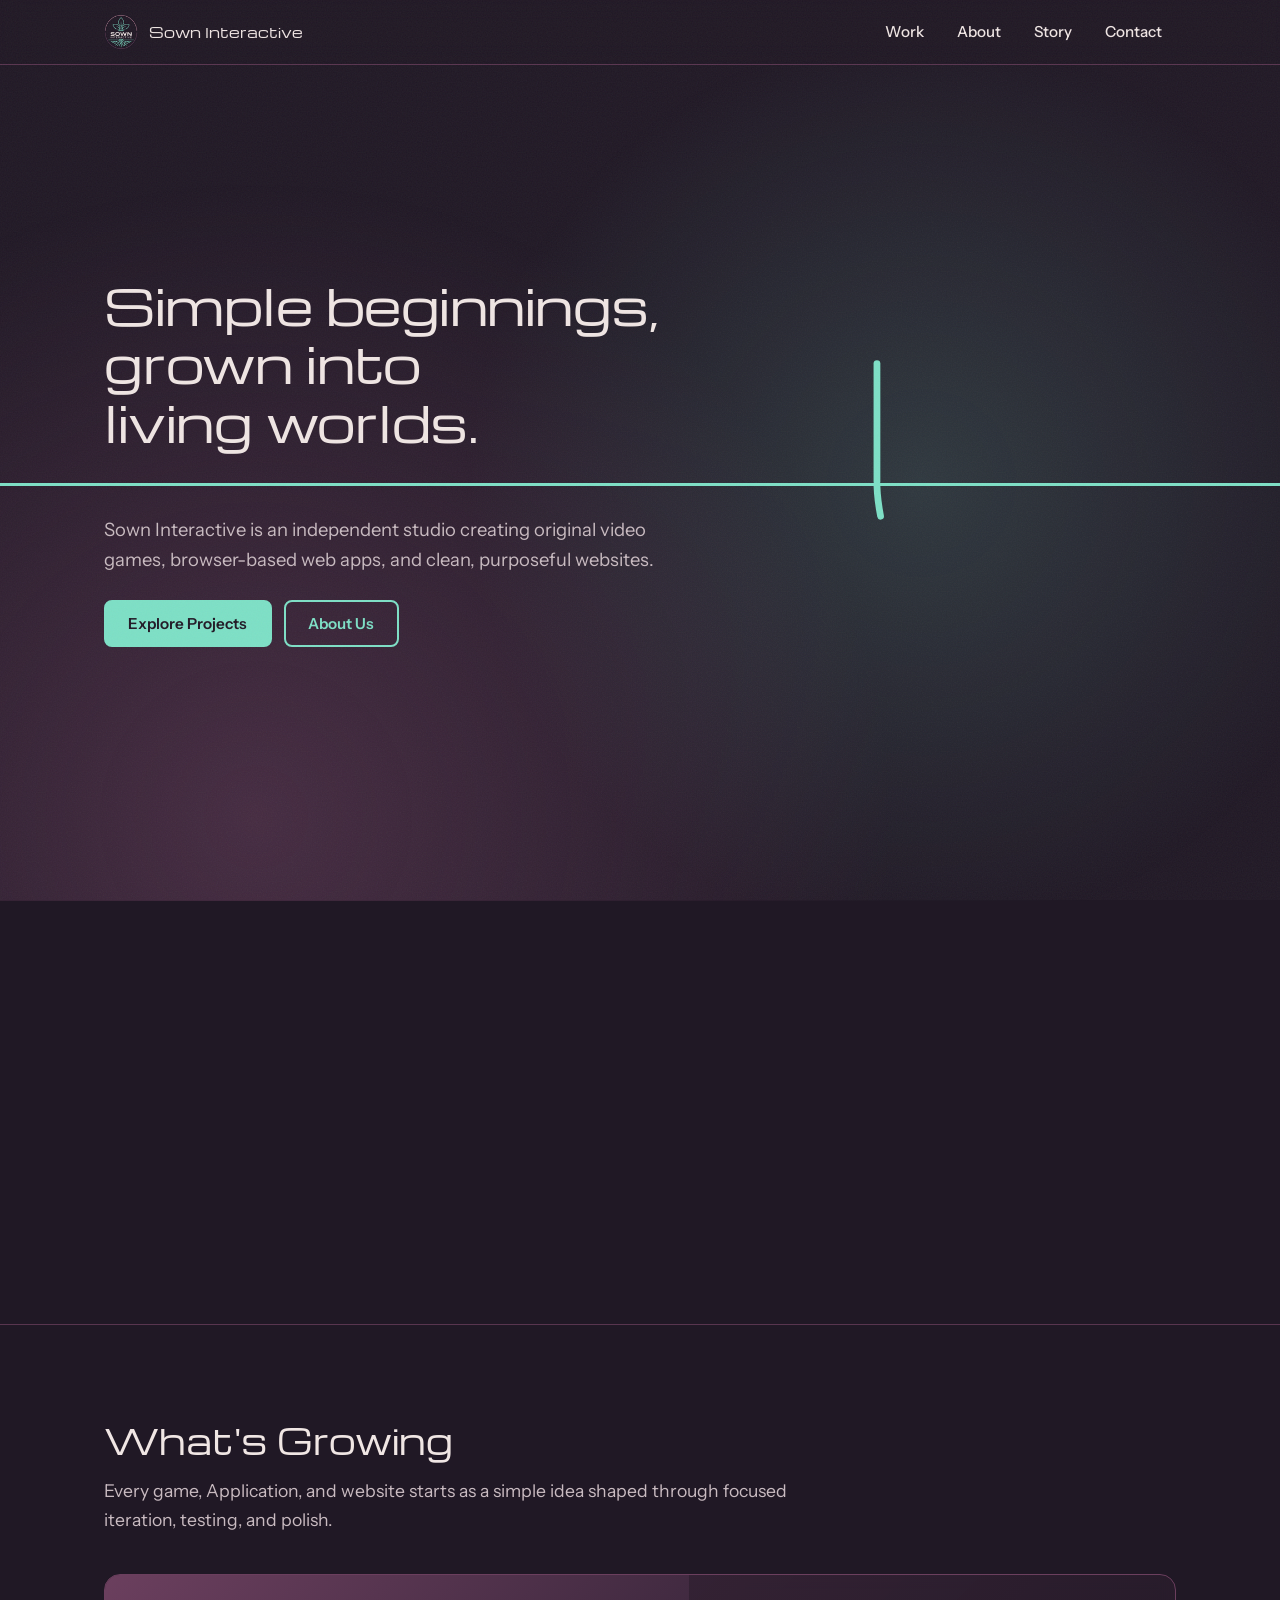
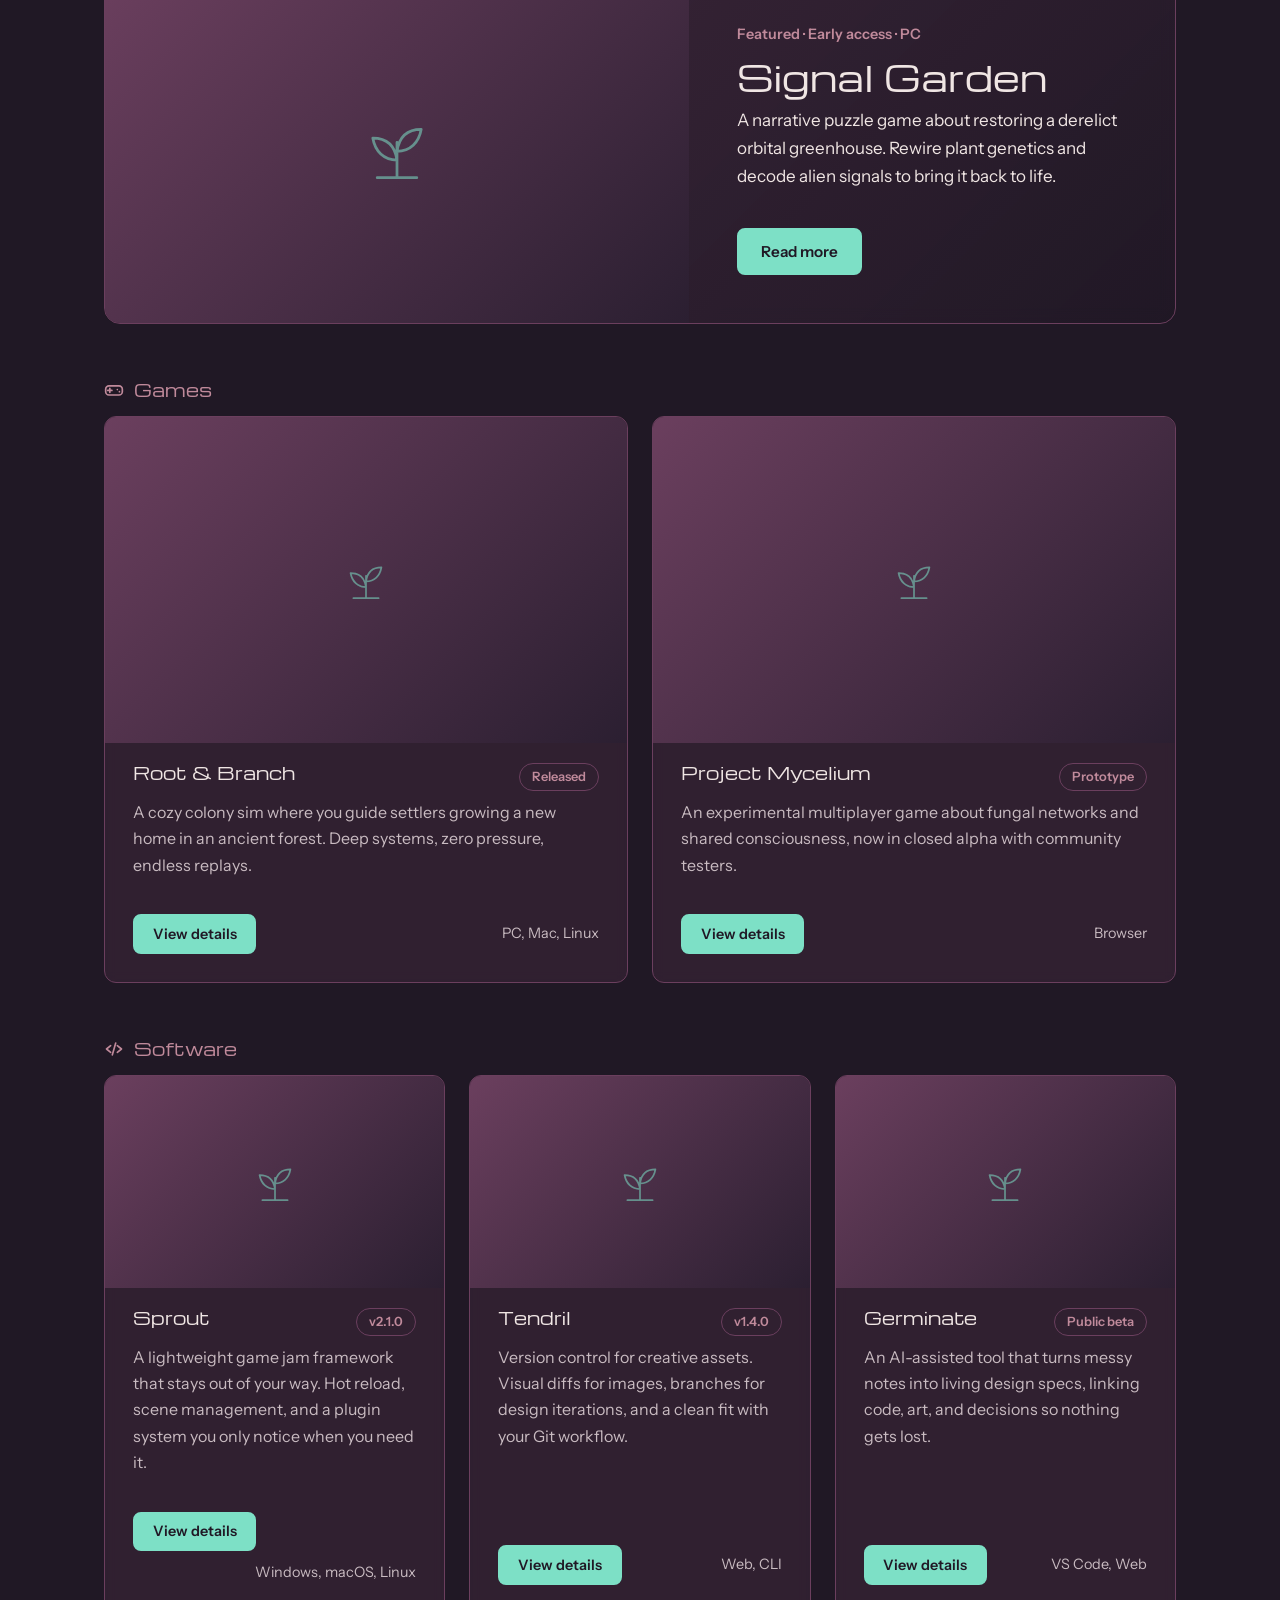
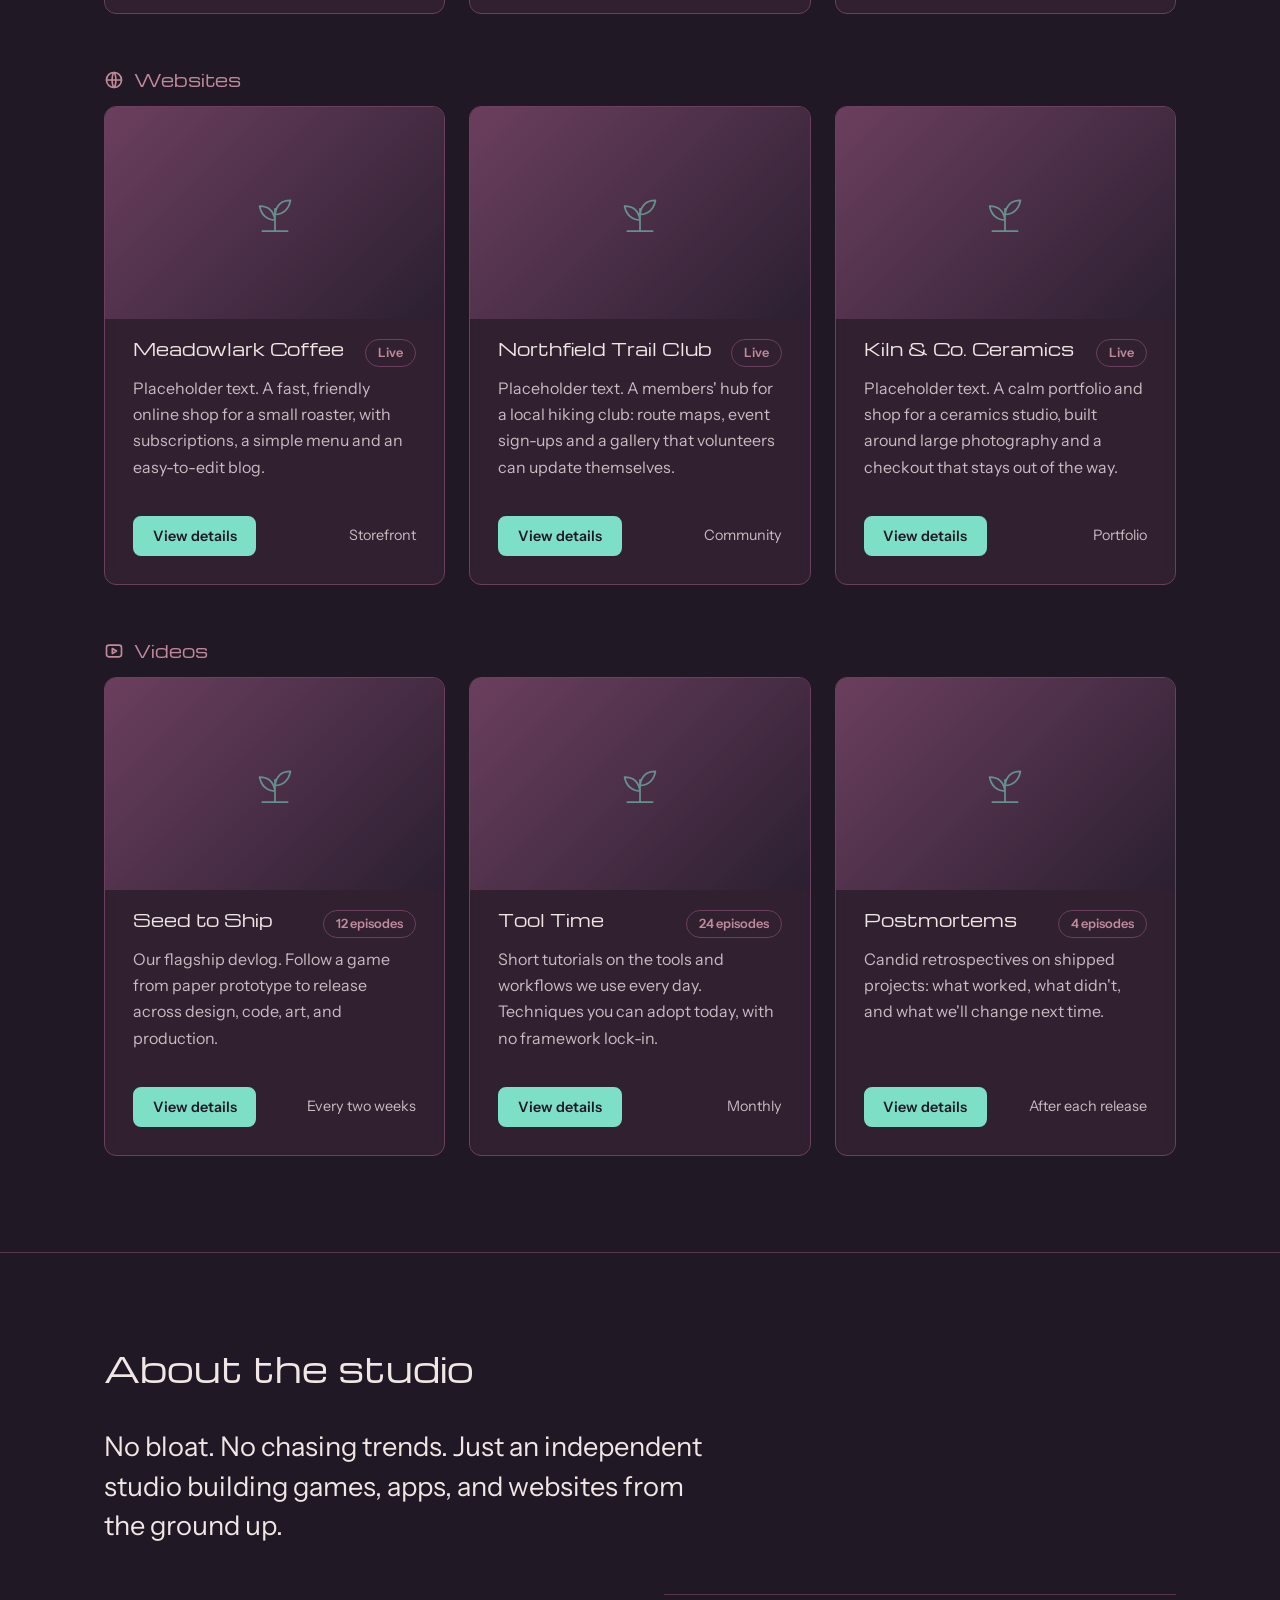
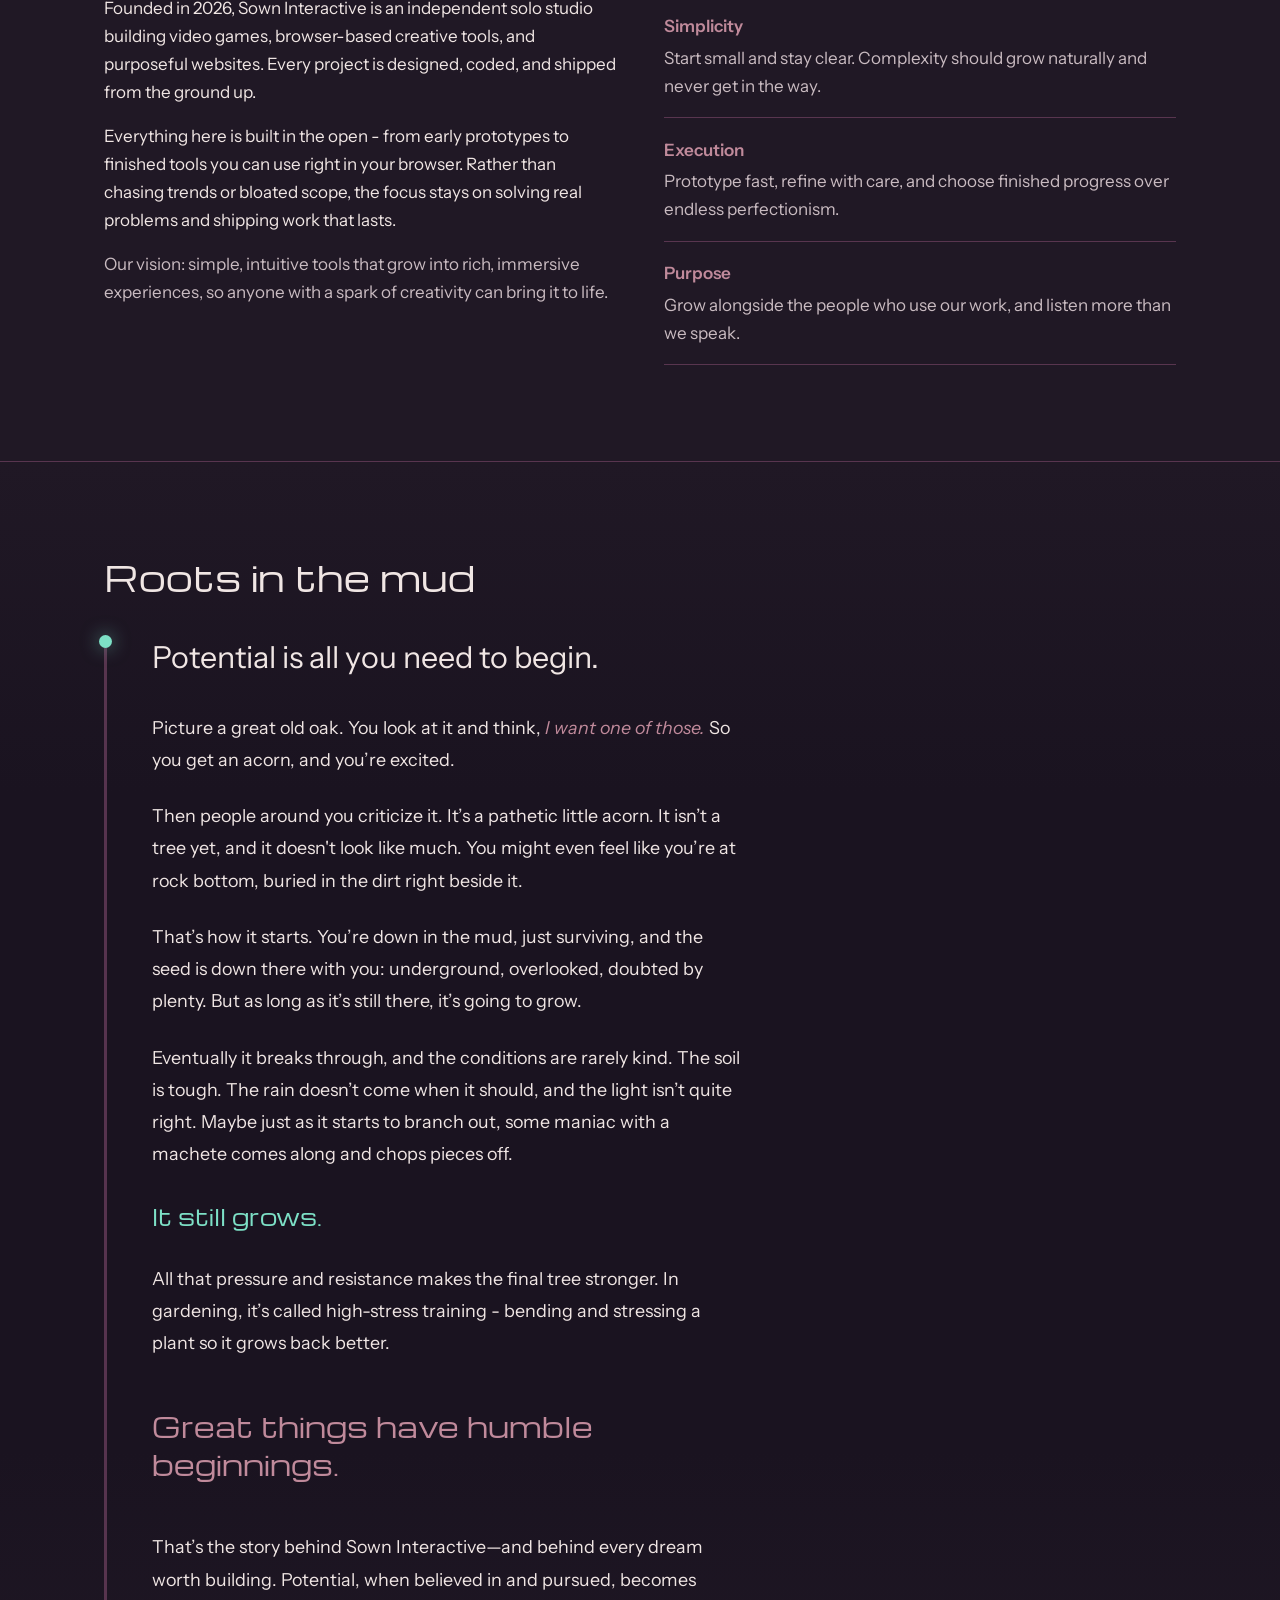
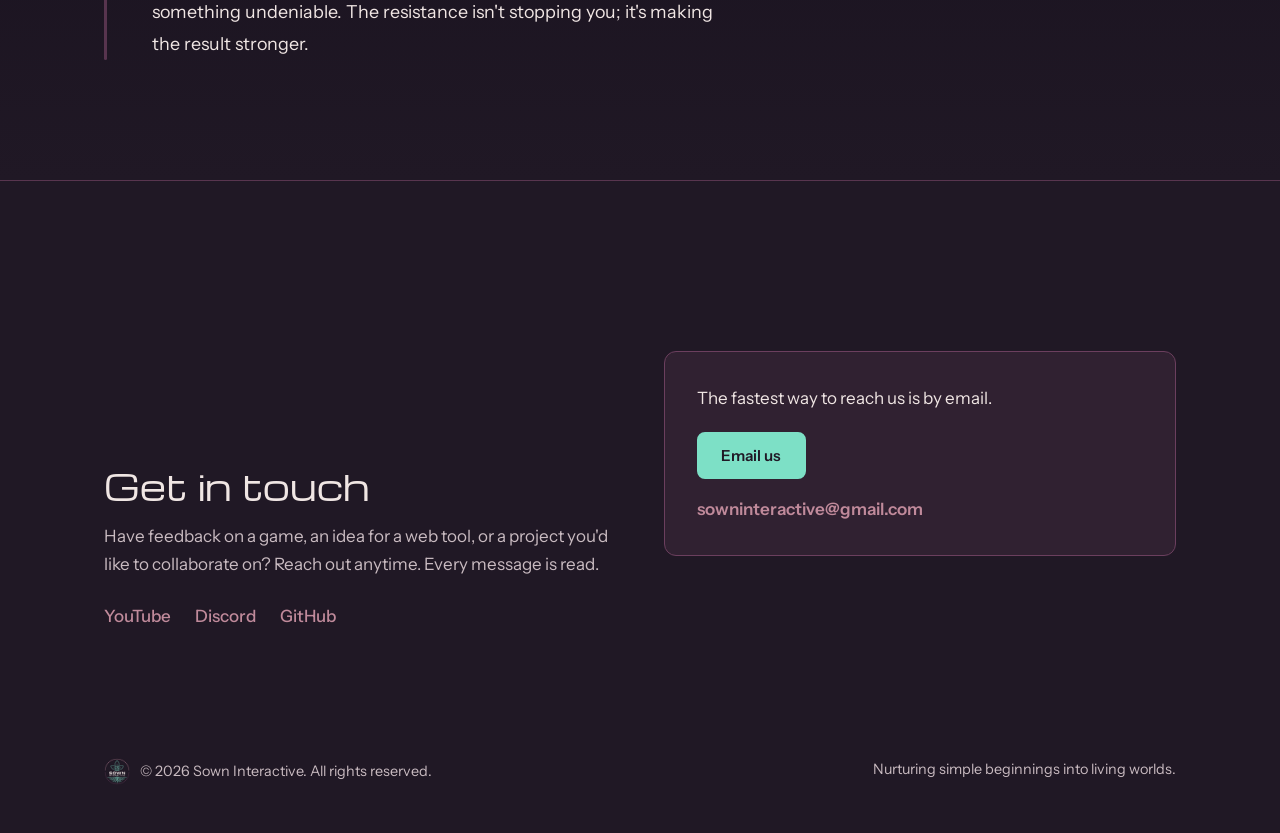
<file: index.html>
<!DOCTYPE html>
<html lang="en">
<head>
  <meta charset="UTF-8">
  <meta name="viewport" content="width=device-width, initial-scale=1">
  <title>Sown Interactive | Games, software, websites and video</title>
  <meta name="description" content="An independent studio creating original video games, browser-based web apps, and clean, purposeful websites. Simple beginnings, grown into living worlds.">
  <meta name="theme-color" content="#201825">
  <meta name="robots" content="index, follow, max-image-preview:large">
  <link rel="canonical" href="https://sowninteractive.github.io/">
  <!-- Google Search Console: after adding your site, paste the verification tag here -->
  <!-- <meta name="google-site-verification" content="PASTE_CODE_HERE"> -->
  <meta property="og:type" content="website">
  <meta property="og:site_name" content="Sown Interactive">
  <meta property="og:title" content="Sown Interactive | Games, software, websites and video">
  <meta property="og:description" content="Simple beginnings, grown into living worlds. An independent studio creating original video games, browser-based web apps, and clean, purposeful websites.">
  <meta property="og:url" content="https://sowninteractive.github.io/">
  <meta property="og:image" content="https://sowninteractive.github.io/images/og-image.png">
  <meta property="og:image:width" content="1200">
  <meta property="og:image:height" content="630">
  <meta property="og:image:alt" content="Sown Interactive logo: a seedling above ground with roots below">
  <meta name="twitter:card" content="summary_large_image">
  <meta name="twitter:title" content="Sown Interactive">
  <meta name="twitter:description" content="Simple beginnings, grown into living worlds.">
  <meta name="twitter:image" content="https://sowninteractive.github.io/images/og-image.png">
  <script type="application/ld+json">
{
  "@context": "https://schema.org",
  "@graph": [
    {
      "@type": "Organization",
      "@id": "https://sowninteractive.github.io/#org",
      "name": "Sown Interactive",
      "url": "https://sowninteractive.github.io/",
      "logo": "https://sowninteractive.github.io/images/sown-logo.png",
      "email": "sowninteractive@gmail.com",
      "foundingDate": "2025",
      "description": "A remote-first studio making games, creative software, websites and video."
    },
    {
      "@type": "WebSite",
      "@id": "https://sowninteractive.github.io/#site",
      "url": "https://sowninteractive.github.io/",
      "name": "Sown Interactive",
      "publisher": {
        "@id": "https://sowninteractive.github.io/#org"
      }
    }
  ]
}
  </script>
  <link rel="icon" href="images/favicon.png">
  <link rel="preconnect" href="https://fonts.googleapis.com">
  <link rel="preconnect" href="https://fonts.gstatic.com" crossorigin>
  <link href="https://fonts.googleapis.com/css2?family=Instrument+Sans:wght@400;500;600&family=Michroma&display=swap" rel="stylesheet">
  <link rel="stylesheet" href="css/style.css">
</head>
<body>
  <div class="progress" aria-hidden="true"></div>
  <a class="skip" href="#work">Skip to content</a>
  <header class="site-header">
    <div class="wrap">
      <a class="brand" href="#top" aria-label="Sown Interactive, home"><img src="images/favicon.png" alt=""><span>Sown Interactive</span></a>
      <nav aria-label="Main">
        <a href="#work">Work</a>
        <a href="#about">About</a>
        <a href="#story">Story</a>
        <a href="#contact">Contact</a>
      </nav>
    </div>
  </header>

  <main id="top">
    <section class="hero-scroll" id="hero" aria-label="Introduction">
      <div class="stage">
        <div class="glow"></div>
        <div class="gl"></div>
        <svg class="plant" viewBox="0 0 400 500" fill="none" stroke="#7de0c6" stroke-width="4.5" stroke-linecap="round" stroke-linejoin="round" aria-label="A seedling growing from the ground, with roots spreading below"><g class="sway"><path class="g" d="M200 249V92" pathLength="1" data-s=".08" data-e=".32"/><path class="g" d="M187 165c-25-21-41-46-31-73s28-47 44-68c18 21 38 41 45 68s-11 55-41 78" pathLength="1" data-s=".24" data-e=".46"/><path class="g" d="M185 245c-2-11-8-24-26-26-40 4-80-25-99-72 28-12 81-14 106 15 16 21 17 39 15 53" pathLength="1" data-s=".34" data-e=".56"/><path class="g" d="M124 173c23 9 45 25 55 41" pathLength="1" data-s=".5" data-e=".6"/><path class="g" d="M215 245c2-11 8-24 26-26 40 4 80-25 99-72-28-12-81-14-106 15-16 21-17 39-15 53" pathLength="1" data-s=".38" data-e=".6"/><path class="g" d="M276 173c-23 9-45 25-55 41" pathLength="1" data-s=".54" data-e=".64"/></g><path class="g" d="M200 251.8c.7 19.8 7.2 41.4 14.4 63 4.3 14.4-3.6 36-10.8 54-2.9 9-2.9 16.2-1.8 21.6" pathLength="1" data-s=".15" data-e=".5"/><path class="g" d="M216.2 325.6c9 10.8 20.5 25.2 21.6 48.6" pathLength="1" data-s=".4" data-e=".65"/><path class="g" d="M195.7 268c-13.7 18-17.3 39.6-2.9 58.3" pathLength="1" data-s=".32" data-e=".52"/><path class="g" d="M191 257.2c-12.6 21.6-27 43.2-45 55.8-10.8 9-25.2 19.8-37.8 41.4" pathLength="1" data-s=".3" data-e=".62"/><path class="g" d="M153.2 317.7c.7 11.5-3.6 25.9-14.4 48.2" pathLength="1" data-s=".5" data-e=".72"/><path class="g" d="M209 257.2c12.6 21.6 30.6 37.8 45 54 14.4 14.4 32.4 28.8 43.2 43.2" pathLength="1" data-s=".33" data-e=".65"/><path class="g" d="M254 315.5c-.7 13.7 0 31.7 10.8 54" pathLength="1" data-s=".52" data-e=".74"/><path class="g" d="M187.4 257.2c-5.4 12.6-16.2 21.6-41.4 28.1-25.2 4.3-50.4 8.6-72 12.2-18 2.2-36 2.2-48.6-.7" pathLength="1" data-s=".35" data-e=".75"/><path class="g" d="M117.2 293.9c-14.4 11.9-36 22.7-70.2 20.2m73.8-18.7c-7.2 12.2-21.6 30.9-38.9 38.1" pathLength="1" data-s=".55" data-e=".8"/><path class="g" d="M212.6 254.3c5.4 15.5 16.2 24.5 41.4 31 25.2 4.3 46.8 9.7 68.4 12.2 25.2 2.2 43.2-.7 54-1.4" pathLength="1" data-s=".38" data-e=".78"/><path class="g" d="M315.2 295.4c18 10.4 28.8 19.4 37.8 18.7m-77.4-22.3c14.4 12.2 32.4 34.5 43.2 41.7" pathLength="1" data-s=".58" data-e=".82"/></svg>
        <div class="wrap copy">
          <div class="up"><h1>Simple beginnings, grown into living worlds.</h1></div>
          <div class="down">
            <p class="lede">Sown Interactive is an independent studio creating original video games, browser-based web apps, and clean, purposeful websites.</p>
            <div class="actions"><a class="btn btn-primary" href="#work">Explore Projects</a><a class="btn btn-ghost" href="#about">About Us</a></div>
          </div>
        </div>
      </div>
    </section>

    <section class="block" id="work">
      <div class="wrap">
        <div class="section-head">
          <h2>What's Growing</h2>
          <p>Every game, Application, and website starts as a simple idea shaped through focused iteration, testing, and polish.</p>
        </div>
        <div id="projects"><noscript><p class="muted">The projects list needs JavaScript turned on.</p></noscript></div>
      </div>
    </section>

    <section class="block" id="about">
      <div class="wrap">
        <div class="section-head"><h2>About the studio</h2></div>
        <p class="statement">No bloat. No chasing trends. Just an independent studio building games, apps, and websites from the ground up.</p>
        <div class="about-cols">
          <div>
            <p>Founded in 2026, Sown Interactive is an independent solo studio building video games, browser-based creative tools, and purposeful websites. Every project is designed, coded, and shipped from the ground up.</p>
            <p>Everything here is built in the open - from early prototypes to finished tools you can use right in your browser. Rather than chasing trends or bloated scope, the focus stays on solving real problems and shipping work that lasts.</p>
            <p class="muted">Our vision: simple, intuitive tools that grow into rich, immersive experiences, so anyone with a spark of creativity can bring it to life.</p>
          </div>
          <dl class="values">
            <div><dt>Simplicity</dt><dd>Start small and stay clear. Complexity should grow naturally and never get in the way.</dd></div>
            <div><dt>Execution</dt><dd>Prototype fast, refine with care, and choose finished progress over endless perfectionism.</dd></div>
            <div><dt>Purpose</dt><dd>Grow alongside the people who use our work, and listen more than we speak.</dd></div>
          </dl>
        </div>
      </div>
    </section>

    <section class="block" id="story">
      <div class="wrap">
        <div class="section-head"><h2>Roots in the mud</h2></div>
        <div class="story-body">
          <div class="vine" aria-hidden="true"><i></i></div>
          <p class="lead">Potential is all you need to begin.</p>
          <p>Picture a great old oak. You look at it and think, <em>I want one of those.</em> So you get an acorn, and you’re excited.</p>
          <p>Then people around you criticize it. It’s a pathetic little acorn. It isn’t a tree yet, and it doesn't look like much. You might even feel like you’re at rock bottom, buried in the dirt right beside it.</p>
          <p>That’s how it starts. You’re down in the mud, just surviving, and the seed is down there with you: underground, overlooked, doubted by plenty. But as long as it’s still there, it’s going to grow.</p>
          <p>Eventually it breaks through, and the conditions are rarely kind. The soil is tough. The rain doesn’t come when it should, and the light isn’t quite right. Maybe just as it starts to branch out, some maniac with a machete comes along and chops pieces off.</p>
          <p class="beat">It still grows.</p>
          <p>All that pressure and resistance makes the final tree stronger. In gardening, it’s called high-stress training - bending and stressing a plant so it grows back better.</p>
          <blockquote class="pull">Great things have humble beginnings.</blockquote>
          <p>That’s the story behind Sown Interactive—and behind every dream worth building. Potential, when believed in and pursued, becomes something undeniable. The resistance isn't stopping you; it's making the result stronger.</p>
        </div>
      </div>
    </section>

    <section class="block" id="contact" style="border-bottom:0">
      <div class="wrap contact">
        <div>
          <svg class="bloom" viewBox="0 0 120 170" fill="none" stroke="#7DE0C6" stroke-width="3" stroke-linecap="round" stroke-linejoin="round" aria-hidden="true">
            <path class="g2" d="M8 150 H112" pathLength="1" data-s="0" data-e="0.2"/>
            <path class="g2" d="M60 150 V70" pathLength="1" data-s="0.1" data-e="0.5"/>
            <path class="g2" d="M60 122 C40 122 25 110 18 94 C38 92 55 102 60 122Z" pathLength="1" data-s="0.4" data-e="0.62"/>
            <path class="g2" d="M60 122 C80 122 95 110 102 94 C82 92 65 102 60 122Z" pathLength="1" data-s="0.45" data-e="0.67"/>
            <path class="g2" d="M60 64 C50 46 50 26 60 12 C70 26 70 46 60 64Z" pathLength="1" data-s="0.6" data-e="0.82" stroke="#C08A9B"/>
            <path class="g2" d="M60 64 C42 62 26 54 18 42 C36 36 52 46 60 64Z" pathLength="1" data-s="0.66" data-e="0.88" stroke="#C08A9B"/>
            <path class="g2" d="M60 64 C78 62 94 54 102 42 C84 36 68 46 60 64Z" pathLength="1" data-s="0.7" data-e="0.92" stroke="#C08A9B"/>
            <path class="g2" d="M60 64 C48 72 36 74 24 70 C32 58 50 56 60 64Z" pathLength="1" data-s="0.74" data-e="0.96" stroke="#C08A9B"/>
            <path class="g2" d="M60 64 C72 72 84 74 96 70 C88 58 70 56 60 64Z" pathLength="1" data-s="0.76" data-e="1" stroke="#C08A9B"/>
            <circle class="c" cx="60" cy="62" r="5" fill="#C08A9B" stroke="none" opacity="0"/>
          </svg>
          <h2 style="margin-bottom:1rem">Get in touch</h2>
          <p class="muted">Have feedback on a game, an idea for a web tool, or a project you'd like to collaborate on? Reach out anytime. Every message is read.</p>
          <div class="social">
            <a href="#">YouTube</a><a href="#">Discord</a><a href="#">GitHub</a>
          </div>
        </div>
        <div class="mail">
          <p>The fastest way to reach us is by email.</p>
          <a class="btn btn-primary" href="mailto:sowninteractive@gmail.com?subject=Hello%20Sown%20Interactive">Email us</a>
          <span class="address">sowninteractive@gmail.com</span>
        </div>
      </div>
    </section>
  </main>

  <dialog id="detail" aria-label="Project details">
    <button class="close" aria-label="Close" onclick="this.closest('dialog').close()">&times;</button>
    <div id="detail-body"></div>
  </dialog>

  <dialog id="lightbox" aria-label="Image viewer">
    <button class="lb-close" aria-label="Close image viewer">&times;</button>
    <button class="lb-nav lb-prev" aria-label="Previous image">&lsaquo;</button>
    <figure><img alt=""><figcaption></figcaption></figure>
    <button class="lb-nav lb-next" aria-label="Next image">&rsaquo;</button>
  </dialog>

  <footer>
    <div class="wrap">
      <p class="legal"><img src="images/favicon.png" alt="" width="26" height="27">&copy; 2026 Sown Interactive. All rights reserved.</p>
      <p>Nurturing simple beginnings into living worlds.</p>
    </div>
  </footer>

  <script src="content/projects.js" defer></script>
  <script src="js/render-projects.js" defer></script>
  <script src="js/main.js" defer></script>
</body>
</html>
</file>
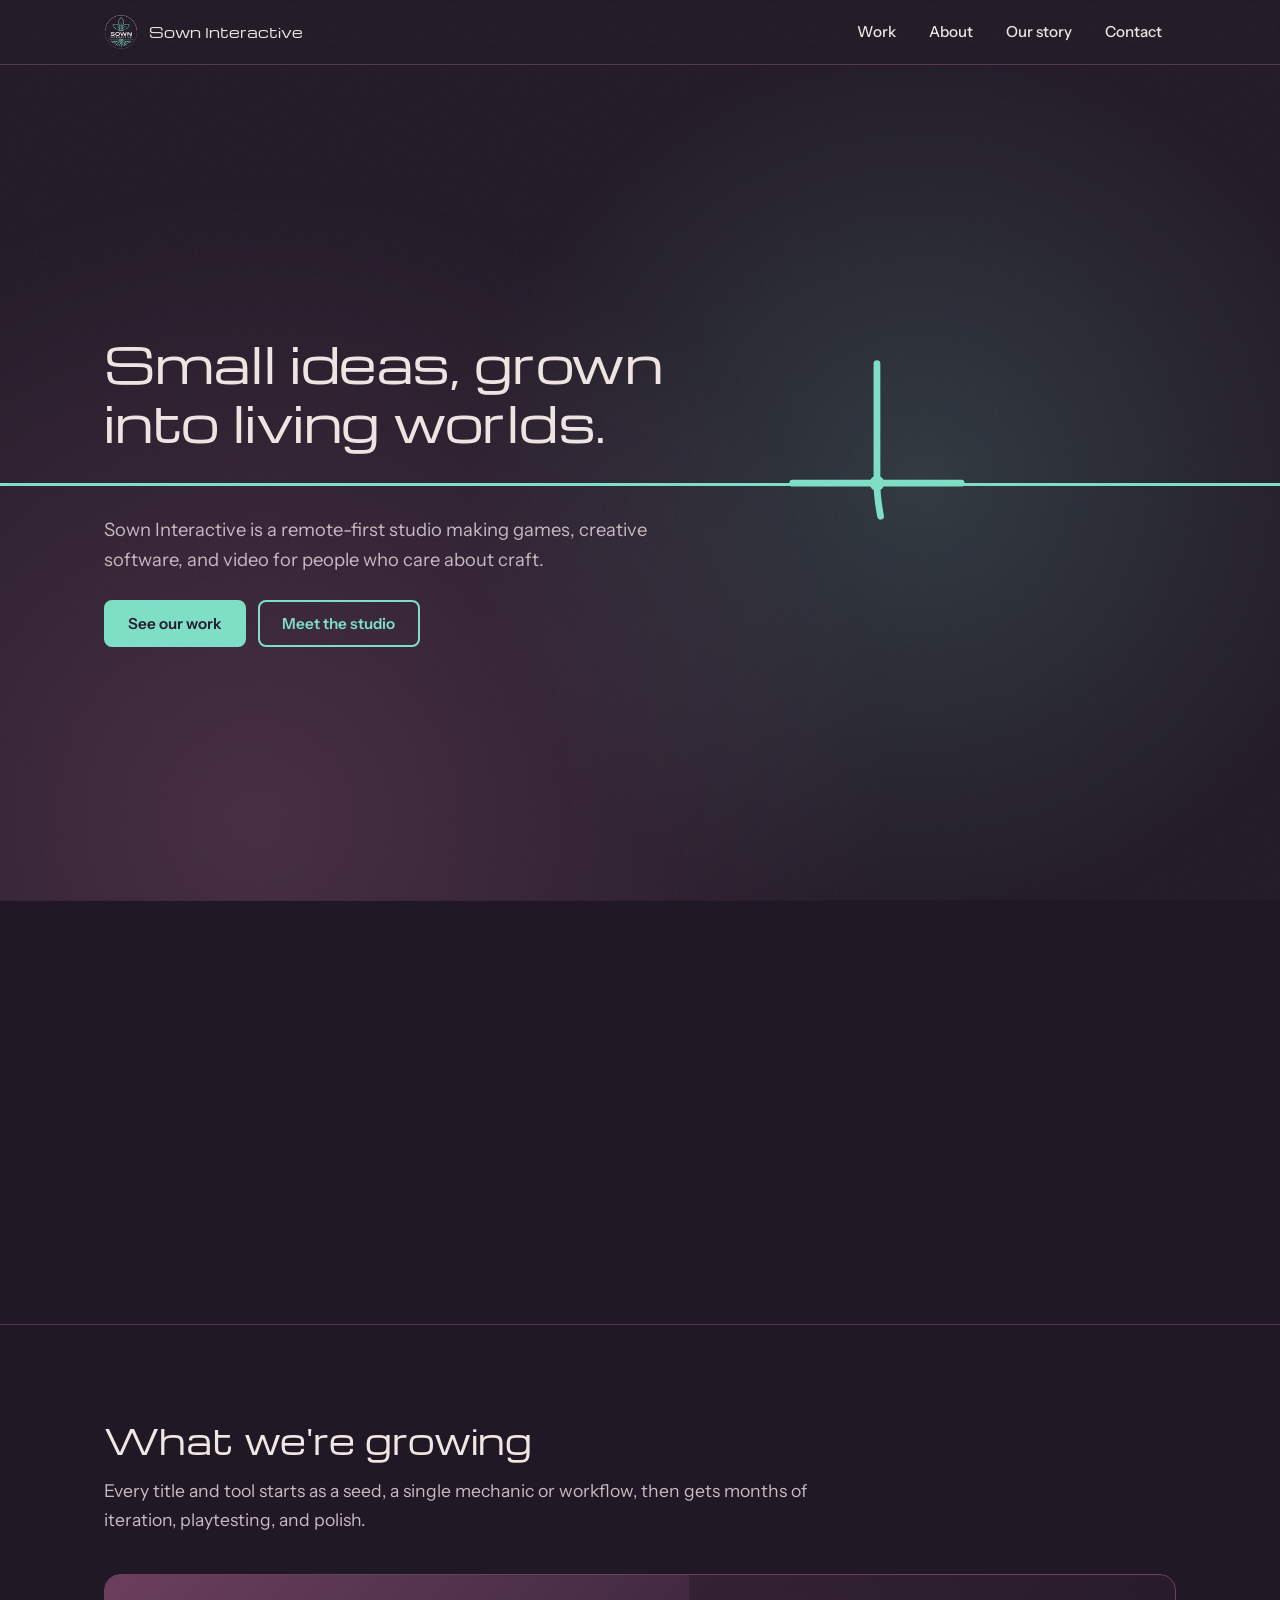
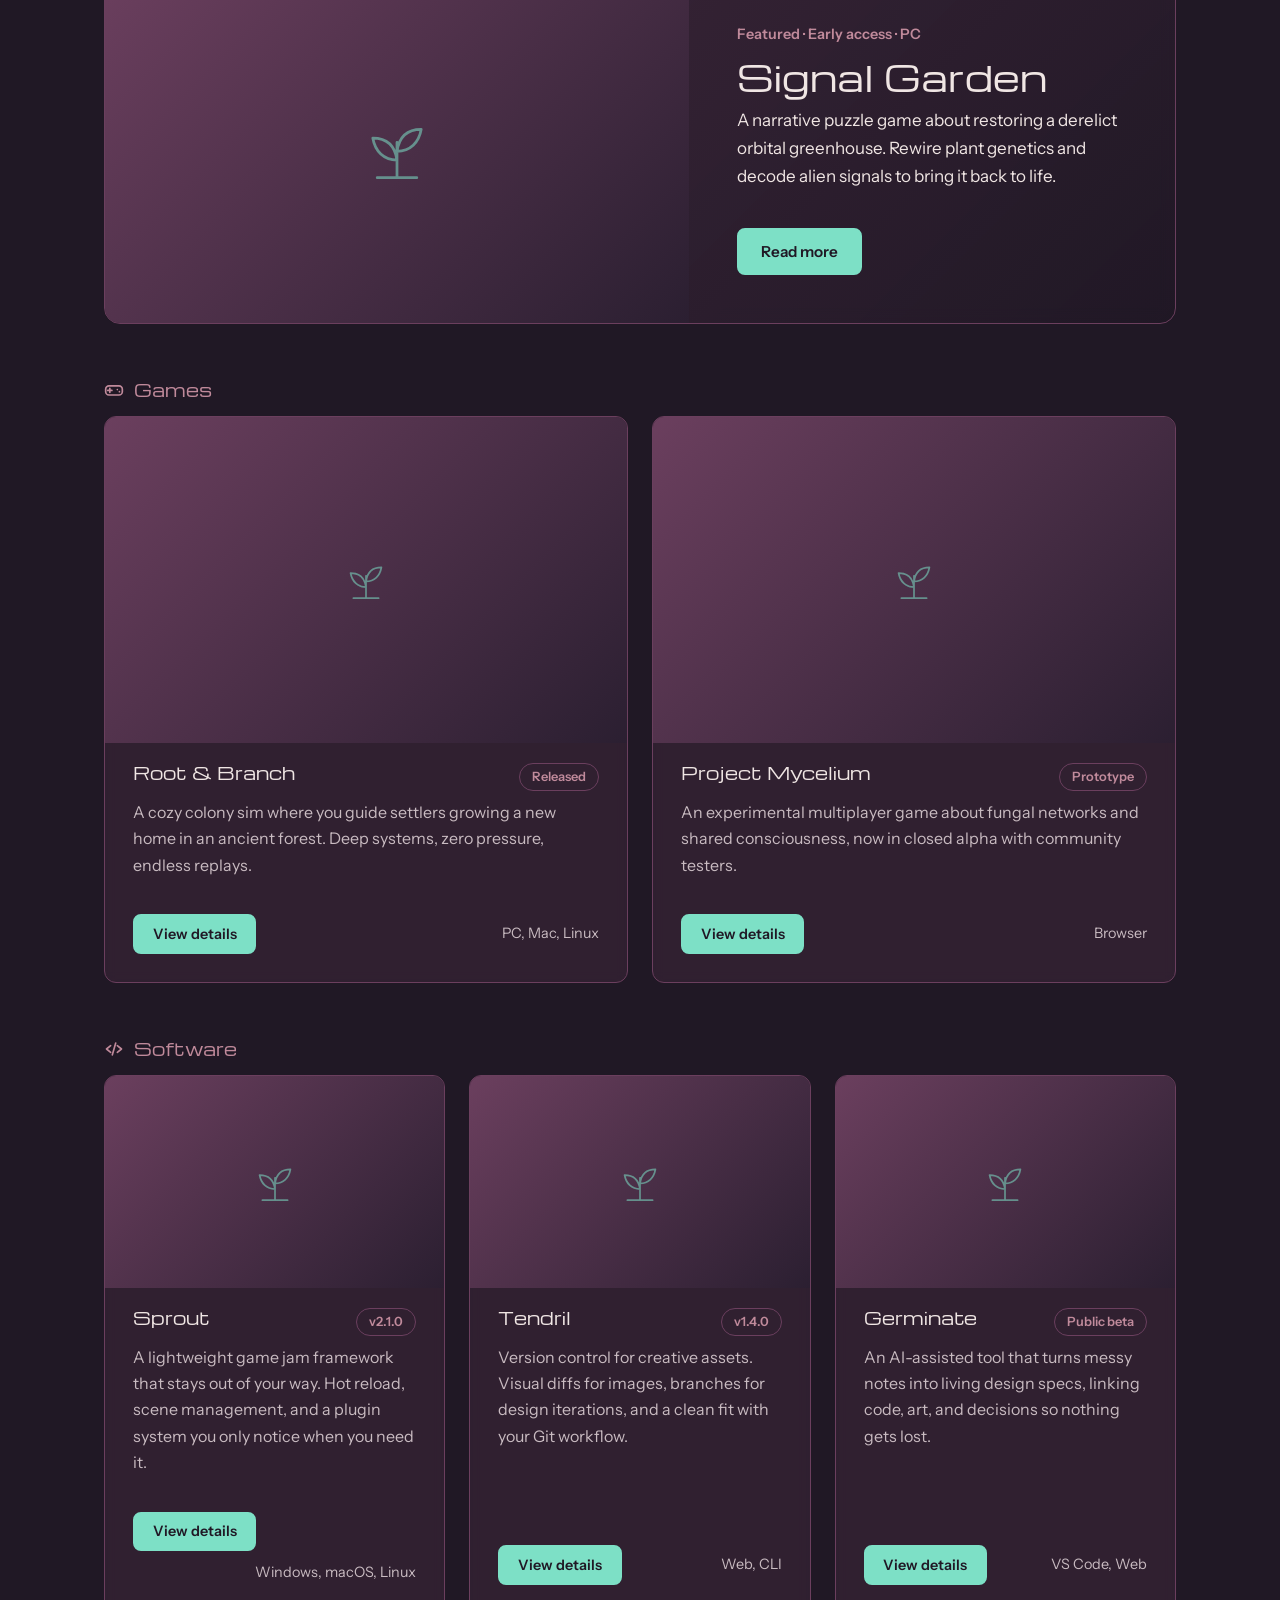
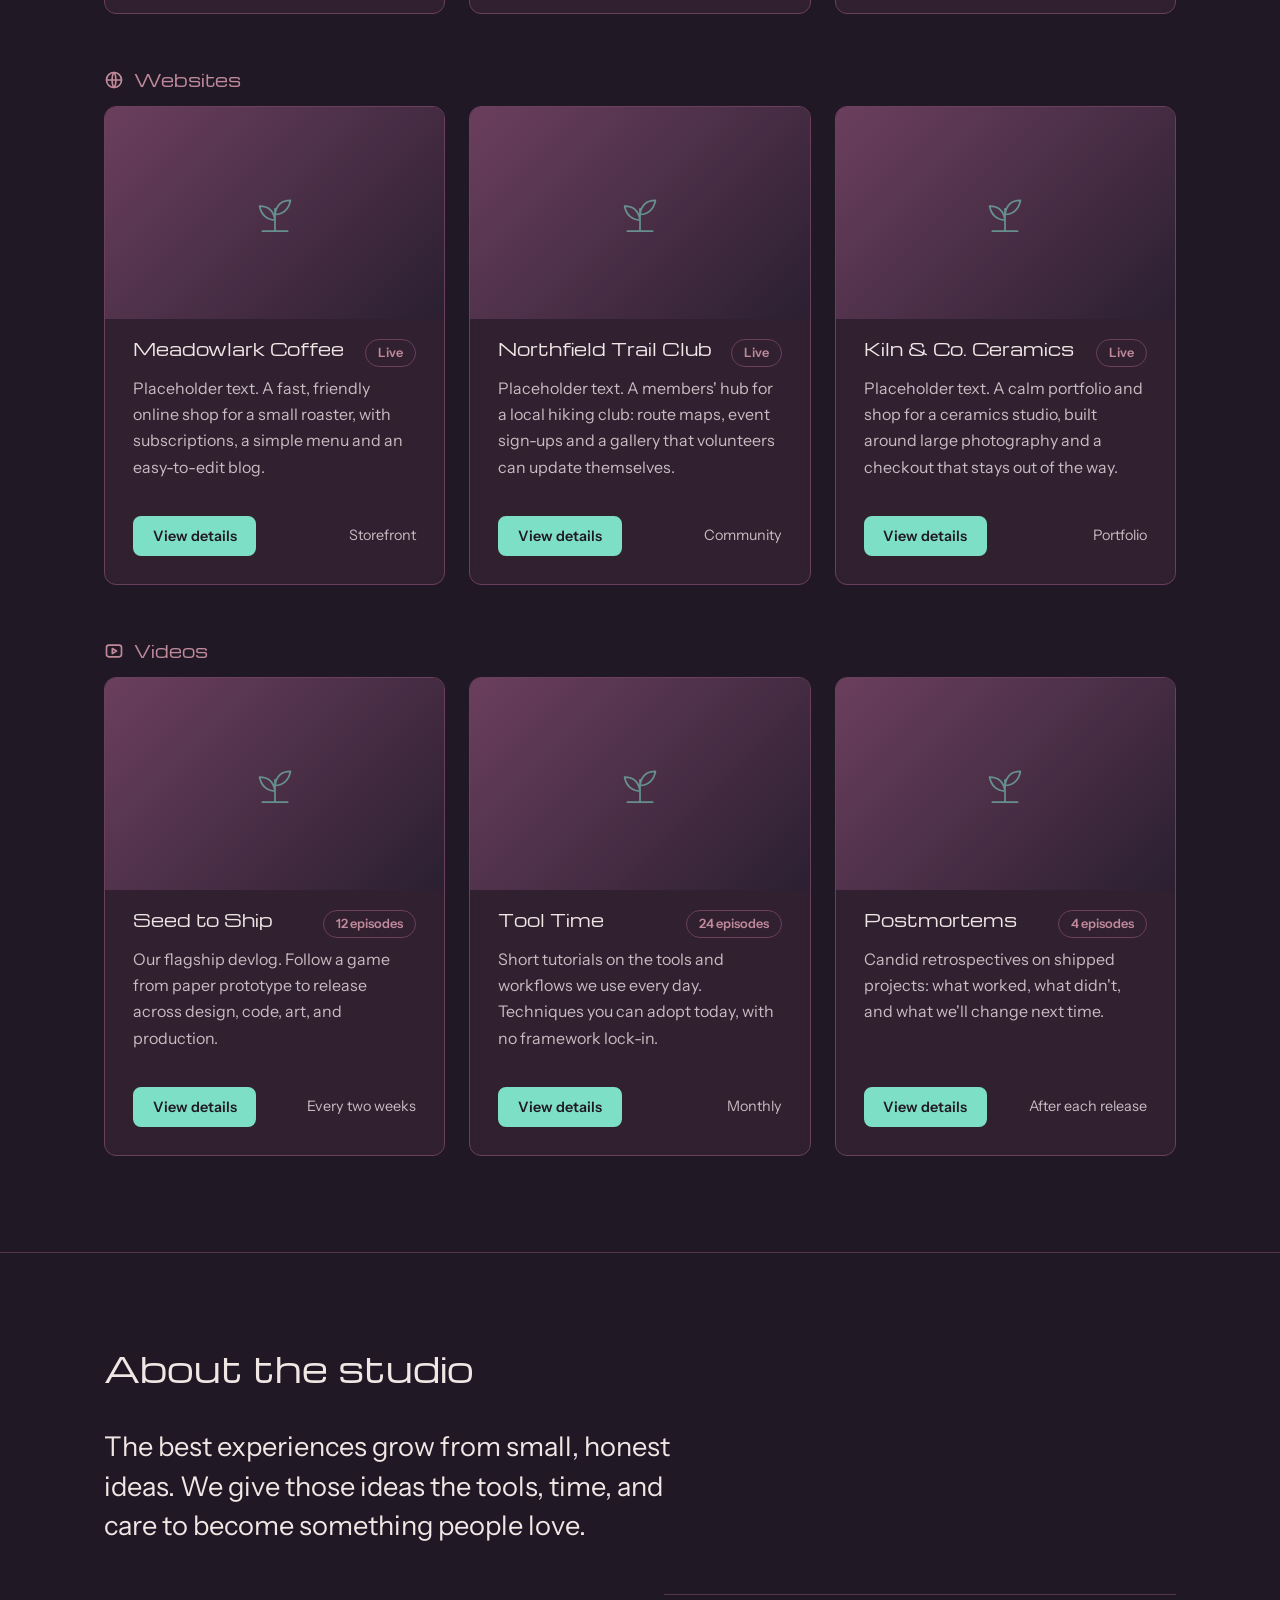
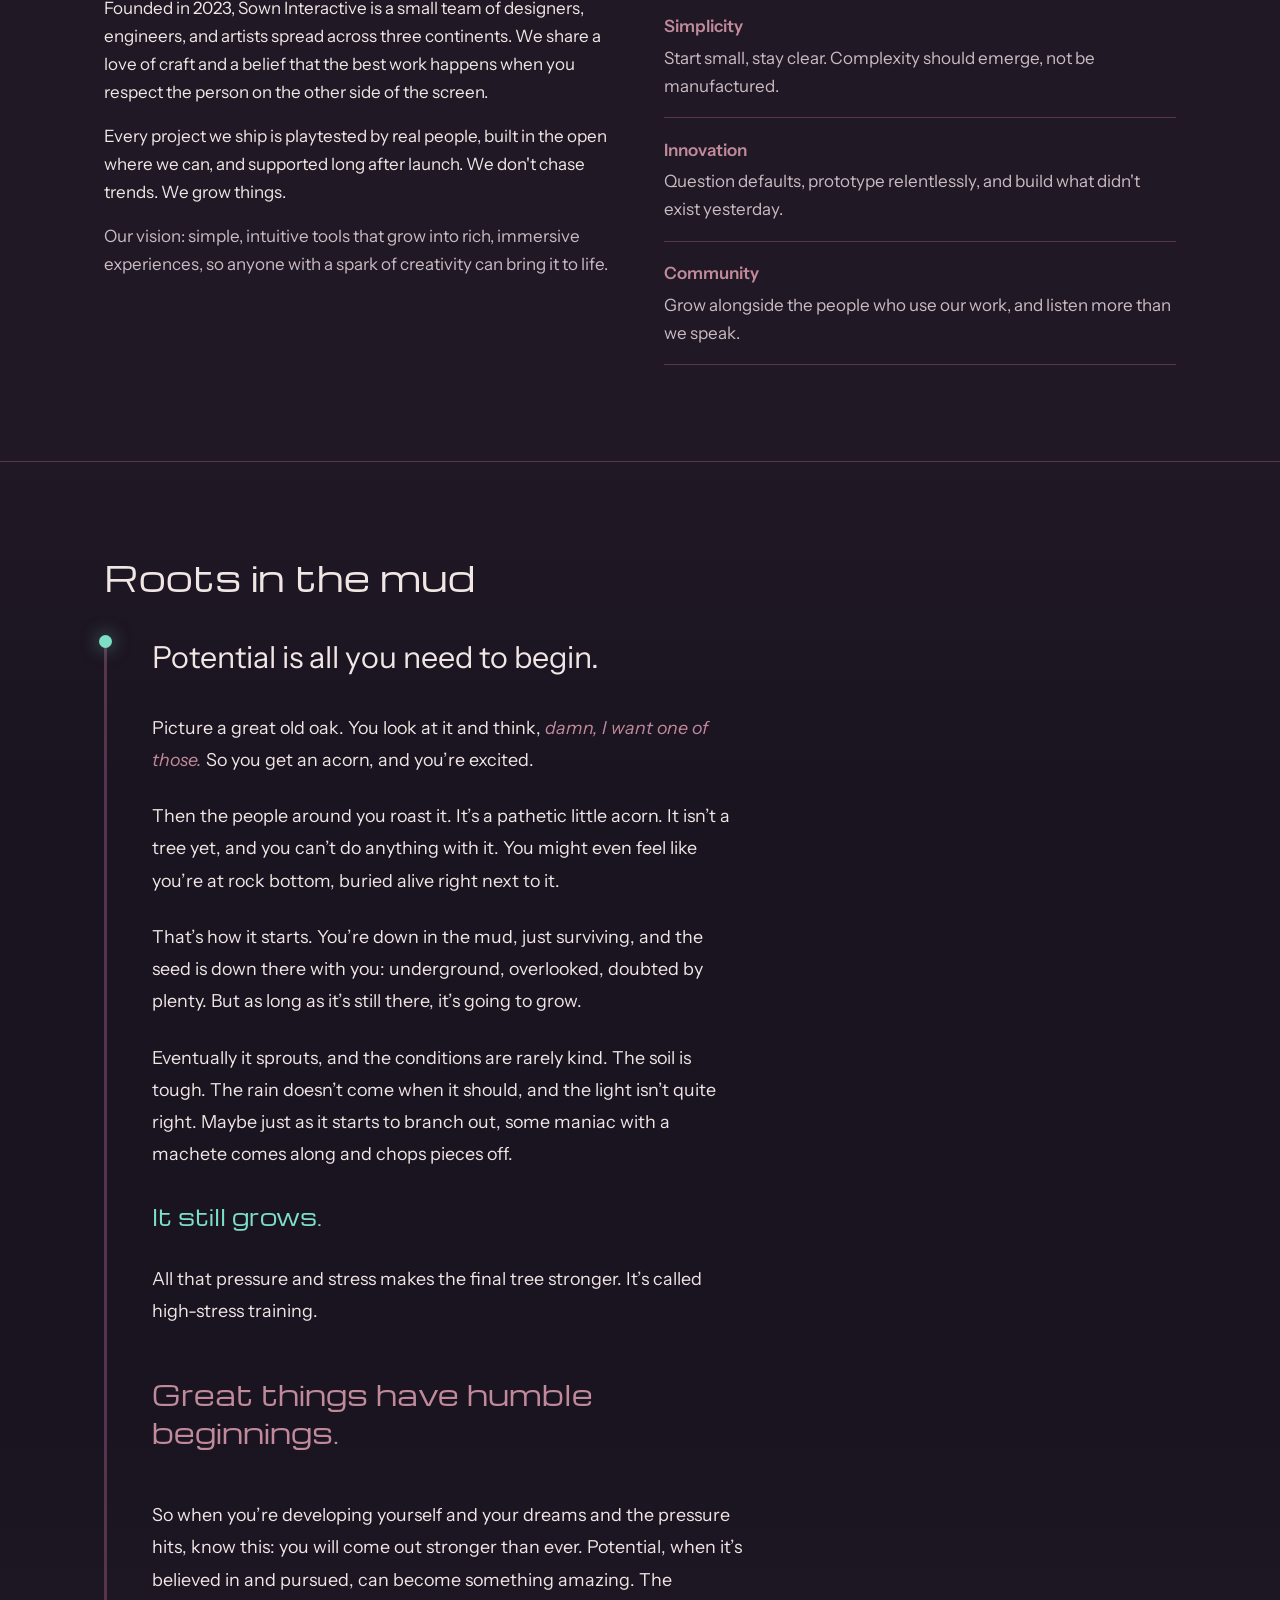
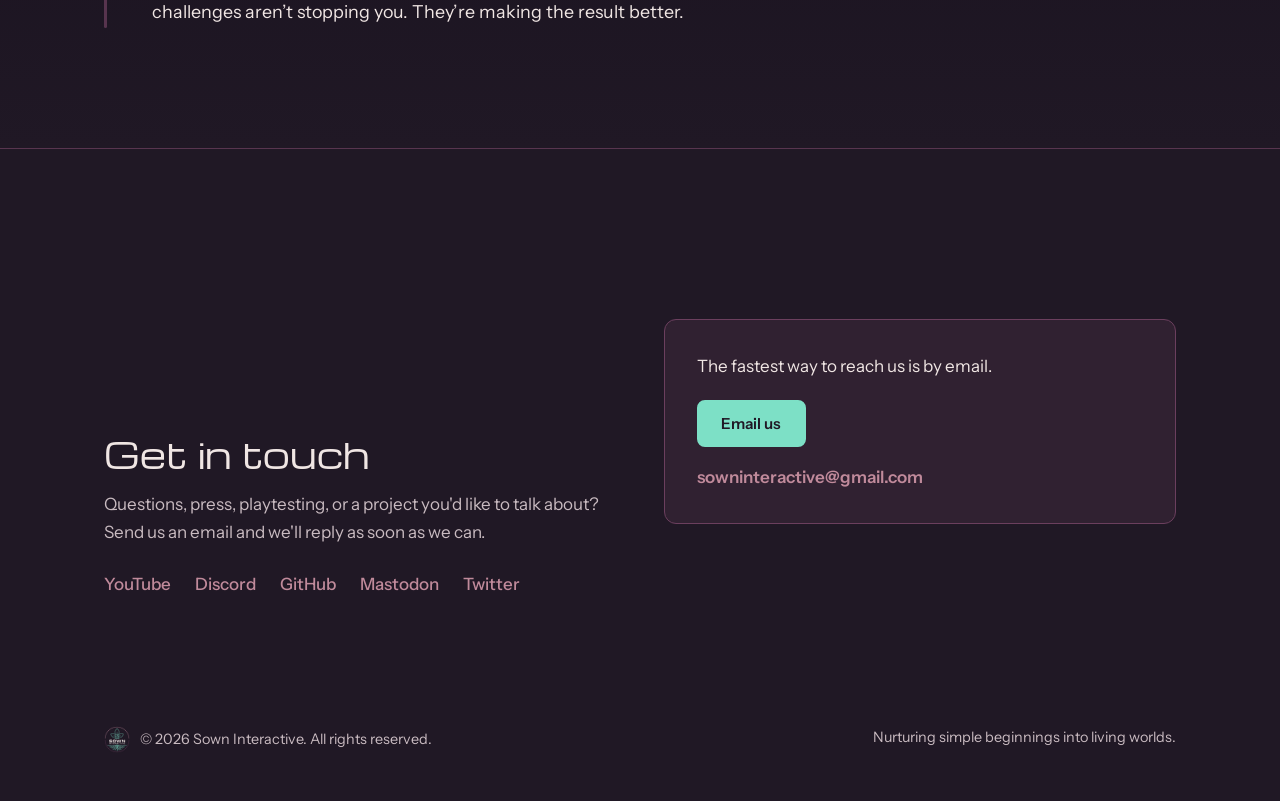
<file: sown-preview.html>
<!DOCTYPE html>
<html lang="en">
<head>
  <meta charset="UTF-8">
  <meta name="viewport" content="width=device-width, initial-scale=1">
  <title>Sown Interactive | Games, software, websites and video</title>
  <meta name="description" content="Sown Interactive is a remote-first studio making games, creative software, websites and video. Small ideas, grown into living worlds.">
  <meta name="theme-color" content="#201825">
  <meta name="robots" content="index, follow, max-image-preview:large">
  <!-- Google Search Console: after adding your site, paste the verification tag here -->
  <!-- <meta name="google-site-verification" content="PASTE_CODE_HERE"> -->
  <meta property="og:type" content="website">
  <meta property="og:site_name" content="Sown Interactive">
  <meta property="og:title" content="Sown Interactive | Games, software, websites and video">
  <meta property="og:description" content="Small ideas, grown into living worlds. A remote-first studio making games, creative software, websites and video.">
    <meta property="og:image:width" content="1200">
  <meta property="og:image:height" content="630">
  <meta property="og:image:alt" content="Sown Interactive logo: a seedling above ground with roots below">
  <meta name="twitter:card" content="summary_large_image">
  <meta name="twitter:title" content="Sown Interactive">
  <meta name="twitter:description" content="Small ideas, grown into living worlds.">
    <link rel="icon" href="[data-uri]">
  <link rel="preconnect" href="https://fonts.googleapis.com">
  <link rel="preconnect" href="https://fonts.gstatic.com" crossorigin>
  <link href="https://fonts.googleapis.com/css2?family=Instrument+Sans:wght@400;500;600&family=Michroma&display=swap" rel="stylesheet">
  <style>
:root {
  --plum: #201825;
  --mauve: #6B3F5E;
  --rose: #C08A9B;
  --paper: #F0E6E4;
  --mint: #7DE0C6;
  --on-mint: #201825;
  --muted: #C9BBC1;
  --line: rgba(107, 63, 94, 0.75);
  --panel: rgba(107, 63, 94, 0.22);
  --display: 'Michroma', 'Eurostile', 'Arial Black', sans-serif;
  --body: 'Instrument Sans', system-ui, -apple-system, 'Segoe UI', sans-serif;
  --wrap: 1120px;
}

*, *::before, *::after { box-sizing: border-box; }
html { scroll-behavior: smooth; scroll-padding-top: 5rem; }

body {
  margin: 0;
  background: var(--plum);
  color: var(--paper);
  font: 400 1.0625rem/1.65 var(--body);
  -webkit-font-smoothing: antialiased;
}

a { color: var(--mint); }
:focus-visible { outline: 2px solid var(--mint); outline-offset: 3px; border-radius: 4px; }
.wrap { max-width: var(--wrap); margin: 0 auto; padding: 0 1.5rem; }

h1, h2, h3 { font-family: var(--display); font-weight: 400; line-height: 1.15; margin: 0; color: var(--paper); }
h1 { text-wrap: balance; font-size: clamp(1.6rem, 3.8vw, 3.5rem); letter-spacing: -0.01em; }
h2 { font-size: clamp(1.5rem, 3vw, 2.1rem); }
h3 { font-size: 1.05rem; }
p { margin: 0 0 1rem; max-width: 62ch; }
.muted { color: var(--muted); }

/* Header */
.site-header {
  position: sticky; top: 0; z-index: 20;
  background: rgba(32, 24, 37, 0.88);
  backdrop-filter: blur(10px);
  border-bottom: 1px solid var(--line);
}
.site-header .wrap { display: flex; align-items: center; justify-content: space-between; height: 4rem; }
.brand { display: flex; align-items: center; gap: 0.7rem; color: var(--paper); text-decoration: none; font-family: var(--display); font-size: 0.85rem; }
.brand img { width: 34px; height: auto; aspect-ratio: 64 / 66; object-fit: contain; border-radius: 50%; }
.site-header nav { display: flex; gap: 0.25rem; }
.site-header nav a {
  color: var(--paper); text-decoration: none; font-weight: 500; font-size: 0.95rem;
  padding: 0.45rem 0.9rem; border-radius: 6px; transition: color .2s, background .2s;
}
.site-header nav a:hover { background: var(--panel); }
.site-header nav a.active { color: var(--on-mint); background: var(--mint); }

/* Buttons */
.btn {
  display: inline-block; font: 600 0.95rem var(--body); text-decoration: none; cursor: pointer;
  padding: 0.75rem 1.4rem; border-radius: 8px; border: 2px solid var(--mint);
  transition: background .2s, color .2s;
}
.btn-primary { background: var(--mint); color: var(--on-mint); }
.btn-primary:hover { background: var(--paper); border-color: var(--paper); }
.btn-ghost { background: transparent; color: var(--mint); }
.btn-ghost:hover { background: var(--mint); color: var(--on-mint); }

/* Sections */
section.block { padding: clamp(3.5rem, 8vw, 6rem) 0; border-bottom: 1px solid var(--line); }
.section-head { margin-bottom: 2.5rem; }
.section-head h2 { margin-bottom: 1rem; }
.section-head p { color: var(--muted); font-size: 1.1rem; }

/* About */
.statement { font: 400 clamp(1.25rem, 2.6vw, 1.7rem)/1.45 var(--body); max-width: 34ch; margin-bottom: 3rem; }
.about-cols { display: grid; grid-template-columns: 1fr 1fr; gap: 3rem; }
.values { margin: 0; display: grid; gap: 0; }
.values div { padding: 1.1rem 0; border-top: 1px solid var(--line); }
.values div:last-child { border-bottom: 1px solid var(--line); }
.values dt { color: var(--rose); font-weight: 600; margin-bottom: 0.2rem; }
.values dd { margin: 0; color: var(--muted); }

/* Work */

.grid { display: grid; grid-template-columns: repeat(auto-fit, minmax(300px, 1fr)); gap: 1.5rem; }
.item {
  display: flex; flex-direction: column; gap: 0.5rem;
  background: var(--panel); border: 1px solid var(--mauve); border-radius: 12px; padding: 1.75rem;
}
.item p { color: var(--muted); font-size: 1rem; flex-grow: 1; }
.tag { color: var(--rose); font-size: 0.9rem; font-weight: 600; margin: 0; }
.item .links { display: flex; flex-wrap: wrap; gap: 0.6rem; margin-top: 0.75rem; }
.item .btn { padding: 0.55rem 1.1rem; font-size: 0.9rem; }
@keyframes settle { from { opacity: 0; transform: translateY(8px); } }

/* Contact */
.contact { display: grid; grid-template-columns: 1fr 1fr; gap: 3rem; align-items: center; }
.mail { background: var(--panel); border: 1px solid var(--mauve); border-radius: 12px; padding: 2rem; }
.mail p { margin-bottom: 1.25rem; }
.mail .address { display: block; margin-top: 1rem; color: var(--rose); font-weight: 600; overflow-wrap: anywhere; }
.social { display: flex; flex-wrap: wrap; gap: 0.5rem 1.5rem; margin-top: 1.5rem; }
.social a { color: var(--rose); font-weight: 500; text-decoration: none; }
.social a:hover { color: var(--mint); text-decoration: underline; }

/* Footer */
footer { padding: 2rem 0 3rem; color: var(--muted); font-size: 0.9rem; }
footer .wrap { display: flex; flex-wrap: wrap; justify-content: space-between; gap: 0.5rem 2rem; }
footer p { margin: 0; max-width: none; }

@media (prefers-reduced-motion: reduce) { html { scroll-behavior: auto; } }

@media (max-width: 820px) {
  .about-cols, .contact { grid-template-columns: 1fr; }
  .site-header .wrap { height: auto; padding-top: 0.6rem; padding-bottom: 0.6rem; flex-wrap: wrap; gap: 0.4rem; }
  .brand span { display: none; }
  .site-header nav { flex-wrap: wrap; }
}

/* Grain + glow */
body::after { content: ''; position: fixed; inset: 0; pointer-events: none; z-index: 50; opacity: .06;
  background-image: url("data:image/svg+xml,%3Csvg xmlns='http://www.w3.org/2000/svg' width='160' height='160'%3E%3Cfilter id='n'%3E%3CfeTurbulence type='fractalNoise' baseFrequency='.8' numOctaves='2'/%3E%3C/filter%3E%3Crect width='100%25' height='100%25' filter='url(%23n)'/%3E%3C/svg%3E"); }
.progress { position: fixed; top: 0; left: 0; right: 0; height: 3px; background: var(--mint); transform: scaleX(0); transform-origin: left; z-index: 30; }
.site-header .wrap { transition: height .25s; }
.site-header.small .wrap { height: 3.1rem; }

/* Hero: the plant grows as you scroll */
.hero-scroll { height: 140vh; border-bottom: 1px solid var(--line); }
.stage { position: sticky; top: 4rem; height: calc(100vh - 4rem); min-height: 520px; overflow: hidden; }
.glow { position: absolute; inset: 0; background: radial-gradient(circle at 72% 50%, rgba(125,224,198,.16), transparent 45%), radial-gradient(circle at 20% 90%, rgba(107,63,94,.5), transparent 50%); }
.gl { position: absolute; left: 0; right: 0; top: 50%; height: 3px; background: var(--mint); transform: scaleX(0); transform-origin: center; }
.plant { position: absolute; top: 5%; height: 90%; aspect-ratio: 4 / 5; right: 8%; overflow: visible; }
.plant .g { stroke-dasharray: 1; stroke-dashoffset: 1; }
.copy { position: relative; height: 100%; }
.copy .up { position: absolute; left: 1.5rem; right: 45%; bottom: 50%; padding-bottom: 2rem; }
.copy .down { position: absolute; left: 1.5rem; right: 45%; top: 50%; padding-top: 2rem; }
.copy h1 { line-height: 1.2; }
.lede { font-size: 1.15rem; color: var(--muted); margin-bottom: 1.5rem; }
.actions { display: flex; flex-wrap: wrap; gap: 0.75rem; }

/* Featured project */
.feature { display: grid; grid-template-columns: 1.2fr 1fr; border: 1px solid var(--mauve); border-radius: 16px; overflow: hidden; margin-bottom: 3rem;
  background: linear-gradient(135deg, rgba(107,63,94,.45), rgba(32,24,37,.6)); backdrop-filter: blur(8px); }
.feature .art { background: radial-gradient(circle at 50% 50%, rgba(125,224,198,.2), transparent 60%), #2b1f31; min-height: 320px; }
.feature .art svg { width: 100%; height: 100%; display: block; }
.feature .info { padding: clamp(1.5rem, 4vw, 3rem); display: flex; flex-direction: column; justify-content: center; gap: .6rem; }
.feature h3 { font-size: clamp(1.5rem, 3vw, 2.2rem); }
.feature .links { display: flex; flex-wrap: wrap; gap: .6rem; margin-top: .75rem; }
.sub { color: var(--rose); margin-bottom: 1rem; }
.item { backdrop-filter: blur(6px); transition: border-color .25s, box-shadow .25s; }
.item:hover { border-color: var(--mint); box-shadow: 0 0 0 1px var(--mint), 0 12px 40px rgba(125,224,198,.08); }

/* Detail dialog */
dialog { color: var(--paper); background: rgba(32,24,37,.96); border: 1px solid var(--mauve); border-radius: 16px; padding: 2rem; width: min(560px, 92vw); max-height: 88vh; }
dialog::backdrop { background: rgba(10,6,12,.7); backdrop-filter: blur(4px); }
dialog[open] { animation: settle .3s ease-out; }
.close { position: absolute; top: .6rem; right: .8rem; background: none; border: 0; color: var(--paper); font-size: 1.8rem; cursor: pointer; line-height: 1; }

@media (max-width: 820px) {
  .feature { grid-template-columns: 1fr; }
  .feature .art { min-height: 200px; }
  .plant { right: -12%; opacity: .3; }
  .copy .up, .copy .down { right: 1.5rem; }
}

/* Bloom, sway, opening sequence */
.bloom { width: 120px; height: auto; display: block; margin-bottom: 1.25rem; overflow: visible; }
.bloom .g2 { stroke-dasharray: 1; stroke-dashoffset: 1; }
.sway { transform-box: view-box; transform-origin: 200px 250px; transition: transform .7s ease-out; }
@media (prefers-reduced-motion: no-preference) {
  .copy .up { animation: rise .9s .9s ease-out both; }
  .copy .down { animation: rise .9s 1.25s ease-out both; }
  @keyframes rise { from { opacity: 0; transform: translateY(14px); } }
}

/* Our story */
html { color-scheme: dark; scrollbar-color: var(--mauve) var(--plum); }
::selection { background: var(--mint); color: var(--on-mint); }
#story { background: linear-gradient(var(--plum), #1a1320 25%, #1a1320 75%, var(--plum)); }
.story-body { position: relative; max-width: 640px; padding-left: clamp(1.75rem, 5vw, 3rem); }
.story-body p { max-width: none; font-size: 1.12rem; line-height: 1.8; margin-bottom: 1.5rem; }
.story-body em { color: var(--rose); }
.vine { position: absolute; left: 0; top: .4rem; bottom: 0; width: 3px; background: var(--line); border-radius: 2px; }
.vine i { display: block; width: 100%; height: 0; background: var(--mint); border-radius: 2px; position: relative; }
.vine i::after { content: ''; position: absolute; left: 50%; bottom: -5px; width: 13px; height: 13px; margin-left: -6.5px; border-radius: 50%; background: var(--mint); box-shadow: 0 0 18px rgba(125,224,198,.6); }
.story-body .lead { font: 400 clamp(1.4rem, 3vw, 1.9rem)/1.4 var(--body); color: var(--paper); margin-bottom: 2rem; }
.story-body .beat { font: 400 1.35rem/1.3 var(--display); color: var(--mint); margin: 2rem 0; }
.pull { margin: 3rem 0; padding: 0; font: 400 clamp(1.2rem, 2.6vw, 1.7rem)/1.4 var(--display); color: var(--rose); }

.group { margin-top: 3.5rem; }
.sub { display: flex; align-items: center; gap: .6rem; }

/* Cards: one action each */
.item-head { display: flex; justify-content: space-between; align-items: flex-start; gap: 1rem; }
.status { flex: none; font-size: .8rem; font-weight: 600; color: var(--rose); border: 1px solid var(--mauve); border-radius: 99px; padding: .15rem .75rem; white-space: nowrap; }
.item .links { align-items: center; }
.platform { margin-left: auto; color: var(--muted); font-size: .9rem; }
.skip { position: absolute; left: 1rem; top: -4rem; z-index: 60; background: var(--mint); color: var(--on-mint); font-weight: 600; padding: .6rem 1rem; border-radius: 8px; text-decoration: none; transition: top .15s; }
.skip:focus { top: .75rem; }
footer .legal { display: flex; align-items: center; gap: .6rem; }
h1, h2, h3 { overflow-wrap: anywhere; }

@media (max-width: 820px) {
  .site-header .wrap { height: 3.4rem; flex-wrap: nowrap; padding: 0 .75rem; gap: .25rem; }
  .site-header.small .wrap { height: 3rem; }
  .site-header nav { flex-wrap: nowrap; }
  .site-header nav a { padding: .4rem .6rem; font-size: .9rem; }
  .brand img { width: 30px; }
  .stage { top: 3.4rem; height: calc(100vh - 3.4rem); }
  .plant { opacity: .22; }
  html { scroll-padding-top: 4rem; }
}

/* Project pictures and placeholders */
.ph { background: linear-gradient(135deg, var(--mauve), #2b1f31); display: grid; place-items: center; color: rgba(125,224,198,.55); }
.ph svg { width: 56px; height: auto; }
.item .cover { width: calc(100% + 3.5rem); max-width: none; margin: -1.75rem -1.75rem .75rem; aspect-ratio: 16 / 10; object-fit: cover; display: block; border-radius: 11px 11px 0 0; }
.feature .art { position: relative; }
.feature .artimg { width: 100%; height: 100%; min-height: 320px; object-fit: cover; display: block; }
.feature .art .ph svg { width: 88px; }
.shots { display: grid; grid-template-columns: repeat(auto-fit, minmax(150px, 1fr)); gap: .5rem; margin: 1rem 0; }
.shot { width: 100%; aspect-ratio: 16 / 10; object-fit: cover; border-radius: 8px; display: block; }
.shot.ph svg { width: 30px; }
.video { width: 100%; aspect-ratio: 16 / 9; border: 0; border-radius: 10px; margin: 1rem 0; }

.cover.ph, .shot.ph, .artimg.ph { display: grid; }
dialog .links { display: flex; flex-wrap: wrap; gap: .6rem; }

/* Bigger project window and image viewer */
#detail { width: min(940px, 94vw); max-height: 90vh; padding: 2.25rem; }
.dtitle { font-size: clamp(1.5rem, 3vw, 2rem); margin-bottom: .5rem; }
.gallery { margin: 1.25rem 0 1.5rem; }
.gallery .main { display: block; position: relative; width: 100%; padding: 0; border: 1px solid var(--mauve); border-radius: 12px; overflow: hidden; background: none; cursor: zoom-in; }
.gallery div.main { cursor: default; }
.gallery .bigshot { width: 100%; aspect-ratio: 16 / 10; object-fit: cover; display: block; }
.gallery .bigshot.ph svg { width: 72px; }
.zoom { position: absolute; right: .75rem; bottom: .75rem; width: 36px; height: 36px; display: grid; place-items: center; color: var(--paper); background: rgba(32,24,37,.7); border: 1px solid var(--mauve); border-radius: 8px; transition: background .2s, color .2s; }
.gallery .main:hover .zoom, .gallery .main:focus-visible .zoom { background: var(--mint); color: var(--on-mint); }
.thumbs { display: flex; gap: .5rem; margin-top: .6rem; overflow-x: auto; padding: 3px; }
.thumbs button { flex: 0 0 104px; aspect-ratio: 16 / 10; padding: 0; border: 2px solid transparent; border-radius: 8px; overflow: hidden; cursor: pointer; opacity: .65; background: none; transition: opacity .2s, border-color .2s; }
.thumbs button:hover { opacity: 1; }
.thumbs button.on { border-color: var(--mint); opacity: 1; }
.thumbs img { width: 100%; height: 100%; object-fit: cover; display: block; }
#lightbox { width: 100vw; max-width: 100vw; height: 100vh; height: 100dvh; max-height: none; margin: 0; padding: 1rem; border: 0; border-radius: 0; background: rgba(10,6,12,.96); overflow: hidden; }
#lightbox[open] { display: flex; align-items: center; justify-content: center; }
#lightbox figure { margin: 0; text-align: center; }
#lightbox img { max-width: 92vw; max-height: 80vh; object-fit: contain; border-radius: 8px; display: block; margin: 0 auto; }
#lightbox figcaption { margin-top: .75rem; color: var(--muted); font-size: .95rem; }
.lb-close, .lb-nav { position: absolute; width: 48px; height: 48px; display: grid; place-items: center; font-size: 1.7rem; line-height: 1; color: var(--paper); background: rgba(240,230,228,.1); border: 1px solid var(--mauve); border-radius: 50%; cursor: pointer; transition: background .2s, color .2s; }
.lb-close { top: 1rem; right: 1rem; }
.lb-nav { top: 50%; transform: translateY(-50%); }
.lb-prev { left: 1rem; } .lb-next { right: 1rem; }
.lb-close:hover, .lb-nav:hover { background: var(--mint); color: var(--on-mint); }
#lightbox.single .lb-nav { display: none; }
@media (max-width: 600px) { #detail { padding: 1.5rem 1.25rem; } .thumbs button { flex-basis: 84px; } .lb-nav { top: auto; bottom: 1rem; transform: none; } }
.gallery .bigshot { max-height: 50vh; }

</style>
</head>
<body>
  <div class="progress" aria-hidden="true"></div>
  <a class="skip" href="#work">Skip to content</a>
  <header class="site-header">
    <div class="wrap">
      <a class="brand" href="#top" aria-label="Sown Interactive, home"><img src="[data-uri]" alt=""><span>Sown Interactive</span></a>
      <nav aria-label="Main">
        <a href="#work">Work</a>
        <a href="#about">About</a>
        <a href="#story">Our story</a>
        <a href="#contact">Contact</a>
      </nav>
    </div>
  </header>

  <main id="top">
    <section class="hero-scroll" id="hero" aria-label="Introduction">
      <div class="stage">
        <div class="glow"></div>
        <div class="gl"></div>
        <svg class="plant" viewBox="0 0 400 500" fill="none" stroke="#7DE0C6" stroke-width="4.5" stroke-linecap="round" stroke-linejoin="round" role="img" aria-label="A seedling growing from the ground, with roots spreading below">
          <path class="g" d="M144 250 H256" pathLength="1" data-s="0.04" data-e="0.14"/>
          <circle cx="200" cy="250" r="5" fill="#7DE0C6" stroke="none"/>
          <g class="sway">
          <path class="g" d="M200 249 V92" pathLength="1" data-s="0.08" data-e="0.32"/>
          <path class="g" d="M187 165 C162 144 146 119 156 92 C166 65 184 45 200 24 C218 45 238 65 245 92 C252 119 234 147 204 170" pathLength="1" data-s="0.24" data-e="0.46"/>
          <path class="g" d="M185 245 C183 234 177 221 159 219 C119 223 79 194 60 147 C88 135 141 133 166 162 C182 183 183 201 181 215" pathLength="1" data-s="0.34" data-e="0.56"/>
          <path class="g" d="M124 173 C147 182 169 198 179 214" pathLength="1" data-s="0.5" data-e="0.6"/>
          <path class="g" d="M215 245 C217 234 223 221 241 219 C281 223 321 194 340 147 C312 135 259 133 234 162 C218 183 217 201 219 215" pathLength="1" data-s="0.38" data-e="0.6"/>
          <path class="g" d="M276 173 C253 182 231 198 221 214" pathLength="1" data-s="0.54" data-e="0.64"/>
          </g>
          <path class="g" d="M 200 251.8 C 200.7 271.6 207.2 293.2 214.4 314.8 C 218.7 329.2 210.8 350.8 203.6 368.8 C 200.7 377.8 200.7 385 201.8 390.4" pathLength="1" data-s="0.15" data-e="0.5"/>
          <path class="g" d="M 216.2 325.6 C 225.2 336.4 236.7 350.8 237.8 374.2" pathLength="1" data-s="0.4" data-e="0.65"/>
          <path class="g" d="M 195.7 268 C 182 286 178.4 307.6 192.8 326.3" pathLength="1" data-s="0.32" data-e="0.52"/>
          <path class="g" d="M 191 257.2 C 178.4 278.8 164 300.4 146 313 C 135.2 322 120.8 332.8 108.2 354.4" pathLength="1" data-s="0.3" data-e="0.62"/>
          <path class="g" d="M 153.2 317.7 C 153.9 329.2 149.6 343.6 138.8 365.9" pathLength="1" data-s="0.5" data-e="0.72"/>
          <path class="g" d="M 209 257.2 C 221.6 278.8 239.6 295 254 311.2 C 268.4 325.6 286.4 340 297.2 354.4" pathLength="1" data-s="0.33" data-e="0.65"/>
          <path class="g" d="M 254 315.5 C 253.3 329.2 254 347.2 264.8 369.5" pathLength="1" data-s="0.52" data-e="0.74"/>
          <path class="g" d="M 187.4 257.2 C 182 269.8 171.2 278.8 146 285.3 C 120.8 289.6 95.6 293.9 74 297.5 C 56 299.7 38 299.7 25.4 296.8" pathLength="1" data-s="0.35" data-e="0.75"/>
          <path class="g" d="M 117.2 293.9 C 102.8 305.8 81.2 316.6 47 314.1" pathLength="1" data-s="0.55" data-e="0.8"/>
          <path class="g" d="M 120.8 295.4 C 113.6 307.6 99.2 326.3 81.9 333.5" pathLength="1" data-s="0.55" data-e="0.8"/>
          <path class="g" d="M 212.6 254.3 C 218 269.8 228.8 278.8 254 285.3 C 279.2 289.6 300.8 295 322.4 297.5 C 347.6 299.7 365.6 296.8 376.4 296.1" pathLength="1" data-s="0.38" data-e="0.78"/>
          <path class="g" d="M 315.2 295.4 C 333.2 305.8 344 314.8 353 314.1" pathLength="1" data-s="0.58" data-e="0.82"/>
          <path class="g" d="M 275.6 291.8 C 290 304 308 326.3 318.8 333.5" pathLength="1" data-s="0.58" data-e="0.82"/>
        </svg>
        <div class="wrap copy">
          <div class="up"><h1>Small ideas, grown into living worlds.</h1></div>
          <div class="down">
            <p class="lede">Sown Interactive is a remote-first studio making games, creative software, and video for people who care about craft.</p>
            <div class="actions"><a class="btn btn-primary" href="#work">See our work</a><a class="btn btn-ghost" href="#about">Meet the studio</a></div>
          </div>
        </div>
      </div>
    </section>

    <section class="block" id="work">
      <div class="wrap">
        <div class="section-head">
          <h2>What we're growing</h2>
          <p>Every title and tool starts as a seed, a single mechanic or workflow, then gets months of iteration, playtesting, and polish.</p>
        </div>
        <div id="projects"><noscript><p class="muted">The projects list needs JavaScript turned on.</p></noscript></div>
      </div>
    </section>

    <section class="block" id="about">
      <div class="wrap">
        <div class="section-head"><h2>About the studio</h2></div>
        <p class="statement">The best experiences grow from small, honest ideas. We give those ideas the tools, time, and care to become something people love.</p>
        <div class="about-cols">
          <div>
            <p>Founded in 2023, Sown Interactive is a small team of designers, engineers, and artists spread across three continents. We share a love of craft and a belief that the best work happens when you respect the person on the other side of the screen.</p>
            <p>Every project we ship is playtested by real people, built in the open where we can, and supported long after launch. We don't chase trends. We grow things.</p>
            <p class="muted">Our vision: simple, intuitive tools that grow into rich, immersive experiences, so anyone with a spark of creativity can bring it to life.</p>
          </div>
          <dl class="values">
            <div><dt>Simplicity</dt><dd>Start small, stay clear. Complexity should emerge, not be manufactured.</dd></div>
            <div><dt>Innovation</dt><dd>Question defaults, prototype relentlessly, and build what didn't exist yesterday.</dd></div>
            <div><dt>Community</dt><dd>Grow alongside the people who use our work, and listen more than we speak.</dd></div>
          </dl>
        </div>
      </div>
    </section>

    <section class="block" id="story">
      <div class="wrap">
        <div class="section-head"><h2>Roots in the mud</h2></div>
        <div class="story-body">
          <div class="vine" aria-hidden="true"><i></i></div>
          <p class="lead">Potential is all you need to begin.</p>
          <p>Picture a great old oak. You look at it and think, <em>damn, I want one of those.</em> So you get an acorn, and you’re excited.</p>
          <p>Then the people around you roast it. It’s a pathetic little acorn. It isn’t a tree yet, and you can’t do anything with it. You might even feel like you’re at rock bottom, buried alive right next to it.</p>
          <p>That’s how it starts. You’re down in the mud, just surviving, and the seed is down there with you: underground, overlooked, doubted by plenty. But as long as it’s still there, it’s going to grow.</p>
          <p>Eventually it sprouts, and the conditions are rarely kind. The soil is tough. The rain doesn’t come when it should, and the light isn’t quite right. Maybe just as it starts to branch out, some maniac with a machete comes along and chops pieces off.</p>
          <p class="beat">It still grows.</p>
          <p>All that pressure and stress makes the final tree stronger. It’s called high-stress training.</p>
          <blockquote class="pull">Great things have humble beginnings.</blockquote>
          <p>So when you’re developing yourself and your dreams and the pressure hits, know this: you will come out stronger than ever. Potential, when it’s believed in and pursued, can become something amazing. The challenges aren’t stopping you. They’re making the result better.</p>
        </div>
      </div>
    </section>

    <section class="block" id="contact" style="border-bottom:0">
      <div class="wrap contact">
        <div>
          <svg class="bloom" viewBox="0 0 120 170" fill="none" stroke="#7DE0C6" stroke-width="3" stroke-linecap="round" stroke-linejoin="round" aria-hidden="true">
            <path class="g2" d="M8 150 H112" pathLength="1" data-s="0" data-e="0.2"/>
            <path class="g2" d="M60 150 V70" pathLength="1" data-s="0.1" data-e="0.5"/>
            <path class="g2" d="M60 122 C40 122 25 110 18 94 C38 92 55 102 60 122Z" pathLength="1" data-s="0.4" data-e="0.62"/>
            <path class="g2" d="M60 122 C80 122 95 110 102 94 C82 92 65 102 60 122Z" pathLength="1" data-s="0.45" data-e="0.67"/>
            <path class="g2" d="M60 64 C50 46 50 26 60 12 C70 26 70 46 60 64Z" pathLength="1" data-s="0.6" data-e="0.82" stroke="#C08A9B"/>
            <path class="g2" d="M60 64 C42 62 26 54 18 42 C36 36 52 46 60 64Z" pathLength="1" data-s="0.66" data-e="0.88" stroke="#C08A9B"/>
            <path class="g2" d="M60 64 C78 62 94 54 102 42 C84 36 68 46 60 64Z" pathLength="1" data-s="0.7" data-e="0.92" stroke="#C08A9B"/>
            <path class="g2" d="M60 64 C48 72 36 74 24 70 C32 58 50 56 60 64Z" pathLength="1" data-s="0.74" data-e="0.96" stroke="#C08A9B"/>
            <path class="g2" d="M60 64 C72 72 84 74 96 70 C88 58 70 56 60 64Z" pathLength="1" data-s="0.76" data-e="1" stroke="#C08A9B"/>
            <circle class="c" cx="60" cy="62" r="5" fill="#C08A9B" stroke="none" opacity="0"/>
          </svg>
          <h2 style="margin-bottom:1rem">Get in touch</h2>
          <p class="muted">Questions, press, playtesting, or a project you'd like to talk about? Send us an email and we'll reply as soon as we can.</p>
          <div class="social">
            <a href="#">YouTube</a><a href="#">Discord</a><a href="#">GitHub</a><a href="#">Mastodon</a><a href="#">Twitter</a>
          </div>
        </div>
        <div class="mail">
          <p>The fastest way to reach us is by email.</p>
          <a class="btn btn-primary" href="mailto:sowninteractive@gmail.com?subject=Hello%20Sown%20Interactive">Email us</a>
          <span class="address">sowninteractive@gmail.com</span>
        </div>
      </div>
    </section>
  </main>

  <dialog id="detail" aria-label="Project details">
    <button class="close" aria-label="Close" onclick="this.closest('dialog').close()">&times;</button>
    <div id="detail-body"></div>
  </dialog>

  <dialog id="lightbox" aria-label="Image viewer">
    <button class="lb-close" aria-label="Close image viewer">&times;</button>
    <button class="lb-nav lb-prev" aria-label="Previous image">&lsaquo;</button>
    <figure><img alt=""><figcaption></figcaption></figure>
    <button class="lb-nav lb-next" aria-label="Next image">&rsaquo;</button>
  </dialog>

  <footer>
    <div class="wrap">
      <p class="legal"><img src="[data-uri]" alt="" width="26" height="27">&copy; 2026 Sown Interactive. All rights reserved.</p>
      <p>Nurturing simple beginnings into living worlds.</p>
    </div>
  </footer>

  
<script>
/*
  ============================================================
  SOWN INTERACTIVE: PROJECT CONTENT
  Edit this file to change everything in the Work section.
  Save it, refresh the page, done. No other file needs touching.

  TO ADD A PROJECT: copy one project block ({ ... }) inside the
  right group, paste it after a comma, and change the text.

  TO ADD PHOTOS:
    1. Put the image file in the  images/projects/  folder.
    2. Set  "image"  to its path, e.g.  "images/projects/root-and-branch-cover.jpg"
       (card picture; use landscape 16:10, about 1600 x 1000 px).
    3. Add screenshots to the list, e.g.
       "screenshots": ["images/projects/rb-1.jpg", "images/projects/rb-2.jpg"]
    4. Optional:  "video": "YOUTUBE_VIDEO_ID"  shows a trailer in the detail window.
    5. Leave "image" as "" to show the plant placeholder instead.

  Real links: replace each  "#"  with the full address (https://...).
  Keep the commas and quotes exactly as they are. If something
  breaks, a missing comma or quote is almost always the cause.
  Tip: JPG or WebP photos under 300 KB each keep the site fast.
  ============================================================
*/
window.PROJECTS = {
  "featured": {
    "id": "signal-garden",
    "title": "Signal Garden",
    "status": "Early access",
    "meta": "PC",
    "summary": "A narrative puzzle game about restoring a derelict orbital greenhouse. Rewire plant genetics and decode alien signals to bring it back to life.",
    "description": [
      "Placeholder text. You wake aboard an orbital greenhouse that has been silent for decades. Rewire its plants, follow the signals they pick up, and find out who left."
    ],
    "image": "",
    "screenshots": [],
    "links": [
      {
        "label": "Play the demo",
        "url": "#"
      },
      {
        "label": "Wishlist",
        "url": "#"
      }
    ],
    "features": [
      "Genetics puzzles that change how the greenhouse grows",
      "A story told through the plants themselves",
      "Roughly 8 hours, with a demo available now"
    ]
  },
  "groups": [
    {
      "id": "games",
      "title": "Games",
      "projects": [
        {
          "id": "root-branch",
          "title": "Root & Branch",
          "status": "Released",
          "meta": "PC, Mac, Linux",
          "summary": "A cozy colony sim where you guide settlers growing a new home in an ancient forest. Deep systems, zero pressure, endless replays.",
          "description": [
            "A cozy colony sim where you guide settlers growing a new home in an ancient forest. Deep systems, zero pressure, endless replays.",
            "Placeholder text. More detail goes here: what it is, who it is for, and what comes next."
          ],
          "image": "",
          "screenshots": [],
          "links": [
            {
              "label": "View on Steam",
              "url": "#"
            },
            {
              "label": "Dev log",
              "url": "#"
            }
          ]
        },
        {
          "id": "project-mycelium",
          "title": "Project Mycelium",
          "status": "Prototype",
          "meta": "Browser",
          "summary": "An experimental multiplayer game about fungal networks and shared consciousness, now in closed alpha with community testers.",
          "description": [
            "An experimental multiplayer game about fungal networks and shared consciousness, now in closed alpha with community testers.",
            "Placeholder text. More detail goes here: what it is, who it is for, and what comes next."
          ],
          "image": "",
          "screenshots": [],
          "links": [
            {
              "label": "Join the alpha",
              "url": "#"
            }
          ]
        }
      ]
    },
    {
      "id": "software",
      "title": "Software",
      "projects": [
        {
          "id": "sprout",
          "title": "Sprout",
          "status": "v2.1.0",
          "meta": "Windows, macOS, Linux",
          "summary": "A lightweight game jam framework that stays out of your way. Hot reload, scene management, and a plugin system you only notice when you need it.",
          "description": [
            "A lightweight game jam framework that stays out of your way. Hot reload, scene management, and a plugin system you only notice when you need it.",
            "Placeholder text. More detail goes here: what it is, who it is for, and what comes next."
          ],
          "image": "",
          "screenshots": [],
          "links": [
            {
              "label": "Download free",
              "url": "#"
            },
            {
              "label": "GitHub",
              "url": "#"
            }
          ]
        },
        {
          "id": "tendril",
          "title": "Tendril",
          "status": "v1.4.0",
          "meta": "Web, CLI",
          "summary": "Version control for creative assets. Visual diffs for images, branches for design iterations, and a clean fit with your Git workflow.",
          "description": [
            "Version control for creative assets. Visual diffs for images, branches for design iterations, and a clean fit with your Git workflow.",
            "Placeholder text. More detail goes here: what it is, who it is for, and what comes next."
          ],
          "image": "",
          "screenshots": [],
          "links": [
            {
              "label": "Start free trial",
              "url": "#"
            },
            {
              "label": "Docs",
              "url": "#"
            }
          ]
        },
        {
          "id": "germinate",
          "title": "Germinate",
          "status": "Public beta",
          "meta": "VS Code, Web",
          "summary": "An AI-assisted tool that turns messy notes into living design specs, linking code, art, and decisions so nothing gets lost.",
          "description": [
            "An AI-assisted tool that turns messy notes into living design specs, linking code, art, and decisions so nothing gets lost.",
            "Placeholder text. More detail goes here: what it is, who it is for, and what comes next."
          ],
          "image": "",
          "screenshots": [],
          "links": [
            {
              "label": "Request access",
              "url": "#"
            },
            {
              "label": "Learn more",
              "url": "#"
            }
          ]
        }
      ]
    },
    {
      "id": "websites",
      "title": "Websites",
      "projects": [
        {
          "id": "meadowlark-coffee",
          "title": "Meadowlark Coffee",
          "status": "Live",
          "meta": "Storefront",
          "summary": "Placeholder text. A fast, friendly online shop for a small roaster, with subscriptions, a simple menu and an easy-to-edit blog.",
          "description": [
            "Placeholder text. A fast, friendly online shop for a small roaster, with subscriptions, a simple menu and an easy-to-edit blog.",
            "Placeholder text. More detail goes here: what it is, who it is for, and what comes next."
          ],
          "image": "",
          "screenshots": [],
          "links": [
            {
              "label": "Visit site",
              "url": "#"
            },
            {
              "label": "Case study",
              "url": "#"
            }
          ]
        },
        {
          "id": "northfield-trail-club",
          "title": "Northfield Trail Club",
          "status": "Live",
          "meta": "Community",
          "summary": "Placeholder text. A members' hub for a local hiking club: route maps, event sign-ups and a gallery that volunteers can update themselves.",
          "description": [
            "Placeholder text. A members' hub for a local hiking club: route maps, event sign-ups and a gallery that volunteers can update themselves.",
            "Placeholder text. More detail goes here: what it is, who it is for, and what comes next."
          ],
          "image": "",
          "screenshots": [],
          "links": [
            {
              "label": "Visit site",
              "url": "#"
            },
            {
              "label": "Case study",
              "url": "#"
            }
          ]
        },
        {
          "id": "kiln-co-ceramics",
          "title": "Kiln & Co. Ceramics",
          "status": "Live",
          "meta": "Portfolio",
          "summary": "Placeholder text. A calm portfolio and shop for a ceramics studio, built around large photography and a checkout that stays out of the way.",
          "description": [
            "Placeholder text. A calm portfolio and shop for a ceramics studio, built around large photography and a checkout that stays out of the way.",
            "Placeholder text. More detail goes here: what it is, who it is for, and what comes next."
          ],
          "image": "",
          "screenshots": [],
          "links": [
            {
              "label": "Visit site",
              "url": "#"
            },
            {
              "label": "Case study",
              "url": "#"
            }
          ]
        }
      ]
    },
    {
      "id": "videos",
      "title": "Videos",
      "projects": [
        {
          "id": "seed-to-ship",
          "title": "Seed to Ship",
          "status": "12 episodes",
          "meta": "Every two weeks",
          "summary": "Our flagship devlog. Follow a game from paper prototype to release across design, code, art, and production.",
          "description": [
            "Our flagship devlog. Follow a game from paper prototype to release across design, code, art, and production.",
            "Placeholder text. More detail goes here: what it is, who it is for, and what comes next."
          ],
          "image": "",
          "screenshots": [],
          "links": [
            {
              "label": "Watch series",
              "url": "#"
            }
          ]
        },
        {
          "id": "tool-time",
          "title": "Tool Time",
          "status": "24 episodes",
          "meta": "Monthly",
          "summary": "Short tutorials on the tools and workflows we use every day. Techniques you can adopt today, with no framework lock-in.",
          "description": [
            "Short tutorials on the tools and workflows we use every day. Techniques you can adopt today, with no framework lock-in.",
            "Placeholder text. More detail goes here: what it is, who it is for, and what comes next."
          ],
          "image": "",
          "screenshots": [],
          "links": [
            {
              "label": "Watch series",
              "url": "#"
            }
          ]
        },
        {
          "id": "postmortems",
          "title": "Postmortems",
          "status": "4 episodes",
          "meta": "After each release",
          "summary": "Candid retrospectives on shipped projects: what worked, what didn't, and what we'll change next time.",
          "description": [
            "Candid retrospectives on shipped projects: what worked, what didn't, and what we'll change next time.",
            "Placeholder text. More detail goes here: what it is, who it is for, and what comes next."
          ],
          "image": "",
          "screenshots": [],
          "links": [
            {
              "label": "Watch series",
              "url": "#"
            }
          ]
        }
      ]
    }
  ]
};

</script>
<script>
// Code only: builds the Work section from content/projects.js. Edit content/projects.js, not this file.
(function () {
  var D = window.PROJECTS, root = document.getElementById('projects');
  var dlg = document.getElementById('detail'), body = document.getElementById('detail-body');
  if (!D || !root) return;
  var P = {};
  var SPROUT = '<svg viewBox="0 0 80 80" fill="none" stroke="currentColor" stroke-width="2.5" stroke-linecap="round" stroke-linejoin="round" aria-hidden="true"><path d="M40 66V34M40 50C28 50 20 42 18 30c12 0 20 6 22 20M40 42C52 42 60 34 62 22c-12 0-20 6-22 20M22 66h36"/></svg>';
  var ICON = {
    games: '<rect x="2" y="7" width="20" height="11" rx="4"/><path d="M7 10v5M4.5 12.5h5M16 11.5h.01M18.5 14h.01"/>',
    software: '<path d="M8 8l-5 4 5 4M16 8l5 4-5 4M14 5l-4 14"/>',
    websites: '<circle cx="12" cy="12" r="9"/><path d="M3 12h18M12 3c3 3 3 15 0 18M12 3c-3 3-3 15 0 18"/>',
    videos: '<rect x="3" y="5" width="18" height="14" rx="3"/><path d="M10 9l5 3-5 3z"/>',
    other: '<circle cx="12" cy="12" r="9"/><path d="M12 8v8M8 12h8"/>'
  };
  function esc(s) { return String(s == null ? '' : s).replace(/[&<>"]/g, function (c) { return { '&': '&amp;', '<': '&lt;', '>': '&gt;', '"': '&quot;' }[c]; }); }
  function pic(src, alt, cls) {
    return src ? '<img class="' + cls + '" src="' + esc(src) + '" alt="' + esc(alt) + '" loading="lazy">'
               : '<div class="' + cls + ' ph" aria-hidden="true">' + SPROUT + '</div>';
  }
  function links(list) {
    return (list || []).map(function (l, i) {
      var ext = /^https?:/.test(l.url);
      return '<a class="btn ' + (i === 0 ? 'btn-primary' : 'btn-ghost') + '" href="' + esc(l.url) + '"' + (ext ? ' target="_blank" rel="noopener"' : '') + '>' + esc(l.label) + '</a>';
    }).join('');
  }
  function featured(p) {
    P[p.id] = p;
    return '<article class="feature"><div class="art">' + pic(p.image, p.imageAlt || p.title, 'artimg') + '</div><div class="info">' +
      '<p class="tag">Featured · ' + esc(p.status) + ' · ' + esc(p.meta) + '</p><h3>' + esc(p.title) + '</h3><p>' + esc(p.summary) + '</p>' +
      '<div class="links"><button class="btn btn-primary" data-project="' + esc(p.id) + '">Read more</button></div></div></article>';
  }
  function card(p) {
    P[p.id] = p;
    return '<article class="item">' + pic(p.image, p.imageAlt || p.title, 'cover') +
      '<div class="item-head"><h3>' + esc(p.title) + '</h3><span class="status">' + esc(p.status) + '</span></div><p>' + esc(p.summary) + '</p>' +
      '<div class="links"><button class="btn btn-primary" data-project="' + esc(p.id) + '">View details</button><span class="platform">' + esc(p.meta) + '</span></div></article>';
  }
  function group(g) {
    if (!g.projects || !g.projects.length) return '';
    return '<div class="group" id="' + esc(g.id) + '"><h3 class="sub"><svg viewBox="0 0 24 24" width="20" height="20" fill="none" stroke="currentColor" stroke-width="2" stroke-linecap="round" stroke-linejoin="round" aria-hidden="true">' +
      (ICON[g.id] || ICON.other) + '</svg>' + esc(g.title) + '</h3><div class="grid">' + g.projects.map(card).join('') + '</div></div>';
  }
  function shots(p) { return (p.screenshots && p.screenshots.length) ? p.screenshots : (p.image ? [p.image] : []); }
  var EXPAND = '<svg viewBox="0 0 24 24" width="18" height="18" fill="none" stroke="currentColor" stroke-width="2" stroke-linecap="round" stroke-linejoin="round" aria-hidden="true"><path d="M15 3h6v6M9 21H3v-6M21 3l-7 7M3 21l7-7"/></svg>';
  function gallery(p) {
    var list = shots(p);
    if (!list.length) return '<div class="gallery"><div class="main">' + pic('', '', 'bigshot') + '</div></div>';
    var h = '<div class="gallery"><button type="button" class="main" data-open="0" aria-label="View larger"><img class="bigshot" src="' + esc(list[0]) + '" alt="' + esc(p.title) + ' screenshot 1"><span class="zoom">' + EXPAND + '</span></button>';
    if (list.length > 1) h += '<div class="thumbs">' + list.map(function (src, i) {
      return '<button type="button" class="' + (i ? '' : 'on') + '" data-thumb="' + i + '" aria-label="Show image ' + (i + 1) + '"><img src="' + esc(src) + '" alt="" loading="lazy"></button>';
    }).join('') + '</div>';
    return h + '</div>';
  }
  function detail(p) {
    var h = '<h3 class="dtitle">' + esc(p.title) + '</h3><p class="tag">' + esc(p.status) + ' · ' + esc(p.meta) + '</p>';
    if (p.video) h += '<iframe class="video" src="https://www.youtube-nocookie.com/embed/' + esc(p.video) + '" title="' + esc(p.title) + ' video" allowfullscreen loading="lazy"></iframe>';
    if (!p.video || shots(p).length) h += gallery(p);
    (p.description && p.description.length ? p.description : [p.summary]).forEach(function (t) { h += '<p>' + esc(t) + '</p>'; });
    if (p.features && p.features.length) h += '<ul class="muted">' + p.features.map(function (f) { return '<li>' + esc(f) + '</li>'; }).join('') + '</ul>';
    return h + '<div class="links" style="margin-top:1.25rem">' + links(p.links) + '</div>';
  }
  // Full-screen image viewer
  var cur = null, lb = document.getElementById('lightbox'), lbImg = lb.querySelector('img'), lbCap = lb.querySelector('figcaption'), lbList = [], lbI = 0, tx = 0;
  function showLB(i) {
    lbI = (i + lbList.length) % lbList.length; lbImg.src = lbList[lbI]; lbImg.alt = cur.title + ' image ' + (lbI + 1);
    lbCap.textContent = cur.title + ' · ' + (lbI + 1) + ' / ' + lbList.length; lb.classList.toggle('single', lbList.length < 2);
  }
  lb.addEventListener('click', function (e) {
    if (e.target.closest('.lb-prev')) showLB(lbI - 1);
    else if (e.target.closest('.lb-next')) showLB(lbI + 1);
    else if (e.target.closest('.lb-close') || e.target === lb || e.target.tagName === 'FIGURE') lb.close();
  });
  lb.addEventListener('keydown', function (e) { if (e.key === 'ArrowLeft') showLB(lbI - 1); if (e.key === 'ArrowRight') showLB(lbI + 1); });
  lb.addEventListener('touchstart', function (e) { tx = e.changedTouches[0].clientX; }, { passive: true });
  lb.addEventListener('touchend', function (e) { var dx = e.changedTouches[0].clientX - tx; if (Math.abs(dx) > 50) showLB(lbI + (dx < 0 ? 1 : -1)); }, { passive: true });

  root.innerHTML = (D.featured ? featured(D.featured) : '') + (D.groups || []).map(group).join('');
  document.addEventListener('click', function (e) {
    var t = e.target.closest('[data-thumb]'), o = e.target.closest('[data-open]'), b = e.target.closest('[data-project]');
    if (t && cur) {
      var g = t.closest('.gallery'), i = +t.dataset.thumb, m = g.querySelector('.main');
      m.dataset.open = i; m.querySelector('img').src = shots(cur)[i];
      g.querySelectorAll('.thumbs button').forEach(function (x) { x.classList.toggle('on', x === t); }); return;
    }
    if (o && cur) { lbList = shots(cur); showLB(+o.dataset.open); lb.showModal(); return; }
    if (!b || !P[b.dataset.project]) return;
    cur = P[b.dataset.project]; body.innerHTML = detail(cur); dlg.showModal();
  });
  dlg.addEventListener('click', function (e) { if (e.target === dlg) dlg.close(); });
  dlg.addEventListener('close', function () { if (!dlg.open) body.innerHTML = ''; });
})();

</script>
<script>
// Nav highlight
var links = document.querySelectorAll('.site-header nav a');
var io = new IntersectionObserver(function (entries) {
  entries.forEach(function (e) {
    if (e.isIntersecting) links.forEach(function (a) { a.classList.toggle('active', a.getAttribute('href') === '#' + e.target.id); });
  });
}, { rootMargin: '-40% 0px -55% 0px' });
document.querySelectorAll('section.block, .hero-scroll').forEach(function (s) { io.observe(s); });

// Growing plant: scroll drives how much of each line is drawn
var clamp = function (n) { return Math.min(1, Math.max(0, n)); };
var reduced = matchMedia('(prefers-reduced-motion: reduce)').matches;
var hero = document.querySelector('.hero-scroll'), gl = document.querySelector('.gl');
var parts = document.querySelectorAll('.plant .g'), bar = document.querySelector('.progress');
var header = document.querySelector('.site-header'), intro = reduced ? 1 : 0;
var bloom = document.querySelectorAll('.bloom .g2'), bc = document.querySelector('.bloom .c'), contact = document.getElementById('contact');
function setDash(el, p) {
  var k = clamp((p - el.dataset.s) / (el.dataset.e - el.dataset.s));
  el.style.strokeDashoffset = 1 - k; el.style.opacity = k > 0 ? 1 : 0;
}
function draw() {
  var r = hero.getBoundingClientRect();
  var p = reduced ? 1 : Math.max(clamp(-r.top / (r.height - innerHeight)), intro);
  gl.style.transform = 'scaleX(' + clamp(p / 0.1) + ')';
  parts.forEach(function (el) {
    var k = clamp((p - el.dataset.s) / (el.dataset.e - el.dataset.s));
    el.style.strokeDashoffset = 1 - k;
    el.style.opacity = k > 0 ? 1 : 0;
  });
  var q = reduced ? 1 : clamp((innerHeight - contact.getBoundingClientRect().top) / (innerHeight * 0.5));
  bloom.forEach(function (el) { setDash(el, q); });
  bc.style.opacity = clamp((q - 0.9) / 0.1);
  var sb = document.querySelector('.story-body'), vi = document.querySelector('.vine i');
  var sr = sb.getBoundingClientRect();
  vi.style.height = (reduced ? 100 : clamp((innerHeight * 0.65 - sr.top) / sr.height) * 100) + '%';
  bar.style.transform = 'scaleX(' + clamp(scrollY / (document.documentElement.scrollHeight - innerHeight)) + ')';
  header.classList.toggle('small', scrollY > 60);
}
addEventListener('scroll', function () { requestAnimationFrame(draw); }, { passive: true });
addEventListener('resize', draw);
draw();
if (!reduced) { var t0 = performance.now(); (function tick(t) {
  var k = clamp((t - t0) / 1600); intro = 0.2 * (1 - Math.pow(1 - k, 3)); draw(); if (k < 1) requestAnimationFrame(tick);
})(t0); }

// Plant leans gently toward the pointer (desktop only)
var sway = document.querySelector('.sway');
if (!reduced && matchMedia('(hover: hover)').matches) {
  addEventListener('pointermove', function (e) {
    sway.style.transform = 'rotate(' + ((e.clientX / innerWidth - 0.5) * 5).toFixed(2) + 'deg)';
  });
}

</script>
</body>
</html>
</file>
<file: css/style.css>
:root {
  --plum: #201825;
  --mauve: #6B3F5E;
  --rose: #C08A9B;
  --paper: #F0E6E4;
  --mint: #7DE0C6;
  --on-mint: #201825;
  --muted: #C9BBC1;
  --line: rgba(107, 63, 94, 0.75);
  --panel: rgba(107, 63, 94, 0.22);
  --display: 'Michroma', 'Eurostile', 'Arial Black', sans-serif;
  --body: 'Instrument Sans', system-ui, -apple-system, 'Segoe UI', sans-serif;
  --wrap: 1120px;
}

*, *::before, *::after { box-sizing: border-box; }
html { scroll-behavior: smooth; scroll-padding-top: 5rem; }

body {
  margin: 0;
  background: var(--plum);
  color: var(--paper);
  font: 400 1.0625rem/1.65 var(--body);
  -webkit-font-smoothing: antialiased;
}

a { color: var(--mint); }
:focus-visible { outline: 2px solid var(--mint); outline-offset: 3px; border-radius: 4px; }
.wrap { max-width: var(--wrap); margin: 0 auto; padding: 0 1.5rem; }

h1, h2, h3 { font-family: var(--display); font-weight: 400; line-height: 1.15; margin: 0; color: var(--paper); }
h1 { text-wrap: balance; font-size: clamp(1.6rem, 3.8vw, 3.5rem); letter-spacing: -0.01em; }
h2 { font-size: clamp(1.5rem, 3vw, 2.1rem); }
h3 { font-size: 1.05rem; }
p { margin: 0 0 1rem; max-width: 62ch; }
.muted { color: var(--muted); }

/* Header */
.site-header {
  position: sticky; top: 0; z-index: 20;
  background: rgba(32, 24, 37, 0.88);
  backdrop-filter: blur(10px);
  border-bottom: 1px solid var(--line);
}
.site-header .wrap { display: flex; align-items: center; justify-content: space-between; height: 4rem; }
.brand { display: flex; align-items: center; gap: 0.7rem; color: var(--paper); text-decoration: none; font-family: var(--display); font-size: 0.85rem; }
.brand img { width: 34px; height: auto; aspect-ratio: 64 / 66; object-fit: contain; border-radius: 50%; }
.site-header nav { display: flex; gap: 0.25rem; }
.site-header nav a {
  color: var(--paper); text-decoration: none; font-weight: 500; font-size: 0.95rem;
  padding: 0.45rem 0.9rem; border-radius: 6px; transition: color .2s, background .2s;
}
.site-header nav a:hover { background: var(--panel); }
.site-header nav a.active { color: var(--on-mint); background: var(--mint); }

/* Buttons */
.btn {
  display: inline-block; font: 600 0.95rem var(--body); text-decoration: none; cursor: pointer;
  padding: 0.75rem 1.4rem; border-radius: 8px; border: 2px solid var(--mint);
  transition: background .2s, color .2s;
}
.btn-primary { background: var(--mint); color: var(--on-mint); }
.btn-primary:hover { background: var(--paper); border-color: var(--paper); }
.btn-ghost { background: transparent; color: var(--mint); }
.btn-ghost:hover { background: var(--mint); color: var(--on-mint); }

/* Sections */
section.block { padding: clamp(3.5rem, 8vw, 6rem) 0; border-bottom: 1px solid var(--line); }
.section-head { margin-bottom: 2.5rem; }
.section-head h2 { margin-bottom: 1rem; }
.section-head p { color: var(--muted); font-size: 1.1rem; }

/* About */
.statement { font: 400 clamp(1.25rem, 2.6vw, 1.7rem)/1.45 var(--body); max-width: 34ch; margin-bottom: 3rem; }
.about-cols { display: grid; grid-template-columns: 1fr 1fr; gap: 3rem; }
.values { margin: 0; display: grid; gap: 0; }
.values div { padding: 1.1rem 0; border-top: 1px solid var(--line); }
.values div:last-child { border-bottom: 1px solid var(--line); }
.values dt { color: var(--rose); font-weight: 600; margin-bottom: 0.2rem; }
.values dd { margin: 0; color: var(--muted); }

/* Work */

.grid { display: grid; grid-template-columns: repeat(auto-fit, minmax(300px, 1fr)); gap: 1.5rem; }
.item {
  display: flex; flex-direction: column; gap: 0.5rem;
  background: var(--panel); border: 1px solid var(--mauve); border-radius: 12px; padding: 1.75rem;
}
.item p { color: var(--muted); font-size: 1rem; flex-grow: 1; }
.tag { color: var(--rose); font-size: 0.9rem; font-weight: 600; margin: 0; }
.item .links { display: flex; flex-wrap: wrap; gap: 0.6rem; margin-top: 0.75rem; }
.item .btn { padding: 0.55rem 1.1rem; font-size: 0.9rem; }
@keyframes settle { from { opacity: 0; transform: translateY(8px); } }

/* Contact */
.contact { display: grid; grid-template-columns: 1fr 1fr; gap: 3rem; align-items: center; }
.mail { background: var(--panel); border: 1px solid var(--mauve); border-radius: 12px; padding: 2rem; }
.mail p { margin-bottom: 1.25rem; }
.mail .address { display: block; margin-top: 1rem; color: var(--rose); font-weight: 600; overflow-wrap: anywhere; }
.social { display: flex; flex-wrap: wrap; gap: 0.5rem 1.5rem; margin-top: 1.5rem; }
.social a { color: var(--rose); font-weight: 500; text-decoration: none; }
.social a:hover { color: var(--mint); text-decoration: underline; }

/* Footer */
footer { padding: 2rem 0 3rem; color: var(--muted); font-size: 0.9rem; }
footer .wrap { display: flex; flex-wrap: wrap; justify-content: space-between; gap: 0.5rem 2rem; }
footer p { margin: 0; max-width: none; }

@media (prefers-reduced-motion: reduce) { html { scroll-behavior: auto; } }

@media (max-width: 820px) {
  .about-cols, .contact { grid-template-columns: 1fr; }
  .site-header .wrap { height: auto; padding-top: 0.6rem; padding-bottom: 0.6rem; flex-wrap: wrap; gap: 0.4rem; }
  .brand span { display: none; }
  .site-header nav { flex-wrap: wrap; }
}

/* Grain + glow */
body::after { content: ''; position: fixed; inset: 0; pointer-events: none; z-index: 50; opacity: .06;
  background-image: url("data:image/svg+xml,%3Csvg xmlns='http://www.w3.org/2000/svg' width='160' height='160'%3E%3Cfilter id='n'%3E%3CfeTurbulence type='fractalNoise' baseFrequency='.8' numOctaves='2'/%3E%3C/filter%3E%3Crect width='100%25' height='100%25' filter='url(%23n)'/%3E%3C/svg%3E"); }
.progress { position: fixed; top: 0; left: 0; right: 0; height: 3px; background: var(--mint); transform: scaleX(0); transform-origin: left; z-index: 30; }
.site-header .wrap { transition: height .25s; }
.site-header.small .wrap { height: 3.1rem; }

/* Hero: the plant grows as you scroll */
.hero-scroll { height: 140vh; border-bottom: 1px solid var(--line); }
.stage { position: sticky; top: 4rem; height: calc(100vh - 4rem); min-height: 520px; overflow: hidden; }
.glow { position: absolute; inset: 0; background: radial-gradient(circle at 72% 50%, rgba(125,224,198,.16), transparent 45%), radial-gradient(circle at 20% 90%, rgba(107,63,94,.5), transparent 50%); }
.gl { position: absolute; left: 0; right: 0; top: 50%; height: 3px; background: var(--mint); transform: scaleX(0); transform-origin: center; }
.plant { position: absolute; top: 5%; height: 90%; aspect-ratio: 4 / 5; right: 8%; overflow: visible; }
.plant .g { stroke-dasharray: 1; stroke-dashoffset: 1; }
.copy { position: relative; height: 100%; }
.copy .up { position: absolute; left: 1.5rem; right: 45%; bottom: 50%; padding-bottom: 2rem; }
.copy .down { position: absolute; left: 1.5rem; right: 45%; top: 50%; padding-top: 2rem; }
.copy h1 { line-height: 1.2; }
.lede { font-size: 1.15rem; color: var(--muted); margin-bottom: 1.5rem; }
.actions { display: flex; flex-wrap: wrap; gap: 0.75rem; }

/* Featured project */
.feature { display: grid; grid-template-columns: 1.2fr 1fr; border: 1px solid var(--mauve); border-radius: 16px; overflow: hidden; margin-bottom: 3rem;
  background: linear-gradient(135deg, rgba(107,63,94,.45), rgba(32,24,37,.6)); backdrop-filter: blur(8px); }
.feature .art { background: radial-gradient(circle at 50% 50%, rgba(125,224,198,.2), transparent 60%), #2b1f31; min-height: 320px; }
.feature .art svg { width: 100%; height: 100%; display: block; }
.feature .info { padding: clamp(1.5rem, 4vw, 3rem); display: flex; flex-direction: column; justify-content: center; gap: .6rem; }
.feature h3 { font-size: clamp(1.5rem, 3vw, 2.2rem); }
.feature .links { display: flex; flex-wrap: wrap; gap: .6rem; margin-top: .75rem; }
.sub { color: var(--rose); margin-bottom: 1rem; }
.item { backdrop-filter: blur(6px); transition: border-color .25s, box-shadow .25s; }
.item:hover { border-color: var(--mint); box-shadow: 0 0 0 1px var(--mint), 0 12px 40px rgba(125,224,198,.08); }

/* Detail dialog */
dialog { color: var(--paper); background: rgba(32,24,37,.96); border: 1px solid var(--mauve); border-radius: 16px; padding: 2rem; width: min(560px, 92vw); max-height: 88vh; }
dialog::backdrop { background: rgba(10,6,12,.7); backdrop-filter: blur(4px); }
dialog[open] { animation: settle .3s ease-out; }
.close { position: absolute; top: .6rem; right: .8rem; background: none; border: 0; color: var(--paper); font-size: 1.8rem; cursor: pointer; line-height: 1; }

@media (max-width: 820px) {
  .feature { grid-template-columns: 1fr; }
  .feature .art { min-height: 200px; }
  .plant { right: -12%; opacity: .3; }
  .copy .up, .copy .down { right: 1.5rem; }
}

/* Bloom, sway, opening sequence */
.bloom { width: 120px; height: auto; display: block; margin-bottom: 1.25rem; overflow: visible; }
.bloom .g2 { stroke-dasharray: 1; stroke-dashoffset: 1; }
.sway { transform-box: view-box; transform-origin: 200px 250px; transition: transform .7s ease-out; }
@media (prefers-reduced-motion: no-preference) {
  .copy .up { animation: rise .9s .9s ease-out both; }
  .copy .down { animation: rise .9s 1.25s ease-out both; }
  @keyframes rise { from { opacity: 0; transform: translateY(14px); } }
}

/* Our story */
html { color-scheme: dark; scrollbar-color: var(--mauve) var(--plum); }
::selection { background: var(--mint); color: var(--on-mint); }
#story { background: linear-gradient(var(--plum), #1a1320 25%, #1a1320 75%, var(--plum)); }
.story-body { position: relative; max-width: 640px; padding-left: clamp(1.75rem, 5vw, 3rem); }
.story-body p { max-width: none; font-size: 1.12rem; line-height: 1.8; margin-bottom: 1.5rem; }
.story-body em { color: var(--rose); }
.vine { position: absolute; left: 0; top: .4rem; bottom: 0; width: 3px; background: var(--line); border-radius: 2px; }
.vine i { display: block; width: 100%; height: 0; background: var(--mint); border-radius: 2px; position: relative; }
.vine i::after { content: ''; position: absolute; left: 50%; bottom: -5px; width: 13px; height: 13px; margin-left: -6.5px; border-radius: 50%; background: var(--mint); box-shadow: 0 0 18px rgba(125,224,198,.6); }
.story-body .lead { font: 400 clamp(1.4rem, 3vw, 1.9rem)/1.4 var(--body); color: var(--paper); margin-bottom: 2rem; }
.story-body .beat { font: 400 1.35rem/1.3 var(--display); color: var(--mint); margin: 2rem 0; }
.pull { margin: 3rem 0; padding: 0; font: 400 clamp(1.2rem, 2.6vw, 1.7rem)/1.4 var(--display); color: var(--rose); }

.group { margin-top: 3.5rem; }
.sub { display: flex; align-items: center; gap: .6rem; }

/* Cards: one action each */
.item-head { display: flex; justify-content: space-between; align-items: flex-start; gap: 1rem; }
.status { flex: none; font-size: .8rem; font-weight: 600; color: var(--rose); border: 1px solid var(--mauve); border-radius: 99px; padding: .15rem .75rem; white-space: nowrap; }
.item .links { align-items: center; }
.platform { margin-left: auto; color: var(--muted); font-size: .9rem; }
.skip { position: absolute; left: 1rem; top: -4rem; z-index: 60; background: var(--mint); color: var(--on-mint); font-weight: 600; padding: .6rem 1rem; border-radius: 8px; text-decoration: none; transition: top .15s; }
.skip:focus { top: .75rem; }
footer .legal { display: flex; align-items: center; gap: .6rem; }
h1, h2, h3 { overflow-wrap: anywhere; }

@media (max-width: 820px) {
  .site-header .wrap { height: 3.4rem; flex-wrap: nowrap; padding: 0 .75rem; gap: .25rem; }
  .site-header.small .wrap { height: 3rem; }
  .site-header nav { flex-wrap: nowrap; }
  .site-header nav a { padding: .4rem .6rem; font-size: .9rem; }
  .brand img { width: 30px; }
  .stage { top: 3.4rem; height: calc(100vh - 3.4rem); }
  .plant { opacity: .22; }
  html { scroll-padding-top: 4rem; }
}

/* Project pictures and placeholders */
.ph { background: linear-gradient(135deg, var(--mauve), #2b1f31); display: grid; place-items: center; color: rgba(125,224,198,.55); }
.ph svg { width: 56px; height: auto; }
.item .cover { width: calc(100% + 3.5rem); max-width: none; margin: -1.75rem -1.75rem .75rem; aspect-ratio: 16 / 10; object-fit: cover; display: block; border-radius: 11px 11px 0 0; }
.feature .art { position: relative; }
.feature .artimg { width: 100%; height: 100%; min-height: 320px; object-fit: cover; display: block; }
.feature .art .ph svg { width: 88px; }
.shots { display: grid; grid-template-columns: repeat(auto-fit, minmax(150px, 1fr)); gap: .5rem; margin: 1rem 0; }
.shot { width: 100%; aspect-ratio: 16 / 10; object-fit: cover; border-radius: 8px; display: block; }
.shot.ph svg { width: 30px; }
.video { width: 100%; aspect-ratio: 16 / 9; border: 0; border-radius: 10px; margin: 1rem 0; }

.cover.ph, .shot.ph, .artimg.ph { display: grid; }
dialog .links { display: flex; flex-wrap: wrap; gap: .6rem; }

/* Bigger project window and image viewer */
#detail { width: min(940px, 94vw); max-height: 90vh; padding: 2.25rem; }
.dtitle { font-size: clamp(1.5rem, 3vw, 2rem); margin-bottom: .5rem; }
.gallery { margin: 1.25rem 0 1.5rem; }
.gallery .main { display: block; position: relative; width: 100%; padding: 0; border: 1px solid var(--mauve); border-radius: 12px; overflow: hidden; background: none; cursor: zoom-in; }
.gallery div.main { cursor: default; }
.gallery .bigshot { width: 100%; aspect-ratio: 16 / 10; object-fit: cover; display: block; }
.gallery .bigshot.ph svg { width: 72px; }
.zoom { position: absolute; right: .75rem; bottom: .75rem; width: 36px; height: 36px; display: grid; place-items: center; color: var(--paper); background: rgba(32,24,37,.7); border: 1px solid var(--mauve); border-radius: 8px; transition: background .2s, color .2s; }
.gallery .main:hover .zoom, .gallery .main:focus-visible .zoom { background: var(--mint); color: var(--on-mint); }
.thumbs { display: flex; gap: .5rem; margin-top: .6rem; overflow-x: auto; padding: 3px; }
.thumbs button { flex: 0 0 104px; aspect-ratio: 16 / 10; padding: 0; border: 2px solid transparent; border-radius: 8px; overflow: hidden; cursor: pointer; opacity: .65; background: none; transition: opacity .2s, border-color .2s; }
.thumbs button:hover { opacity: 1; }
.thumbs button.on { border-color: var(--mint); opacity: 1; }
.thumbs img { width: 100%; height: 100%; object-fit: cover; display: block; }
#lightbox { width: 100vw; max-width: 100vw; height: 100vh; height: 100dvh; max-height: none; margin: 0; padding: 1rem; border: 0; border-radius: 0; background: rgba(10,6,12,.96); overflow: hidden; }
#lightbox[open] { display: flex; align-items: center; justify-content: center; }
#lightbox figure { margin: 0; text-align: center; }
#lightbox img { max-width: 92vw; max-height: 80vh; object-fit: contain; border-radius: 8px; display: block; margin: 0 auto; }
#lightbox figcaption { margin-top: .75rem; color: var(--muted); font-size: .95rem; }
.lb-close, .lb-nav { position: absolute; width: 48px; height: 48px; display: grid; place-items: center; font-size: 1.7rem; line-height: 1; color: var(--paper); background: rgba(240,230,228,.1); border: 1px solid var(--mauve); border-radius: 50%; cursor: pointer; transition: background .2s, color .2s; }
.lb-close { top: 1rem; right: 1rem; }
.lb-nav { top: 50%; transform: translateY(-50%); }
.lb-prev { left: 1rem; } .lb-next { right: 1rem; }
.lb-close:hover, .lb-nav:hover { background: var(--mint); color: var(--on-mint); }
#lightbox.single .lb-nav { display: none; }
@media (max-width: 600px) { #detail { padding: 1.5rem 1.25rem; } .thumbs button { flex-basis: 84px; } .lb-nav { top: auto; bottom: 1rem; transform: none; } }
.gallery .bigshot { max-height: 50vh; }
</file>
